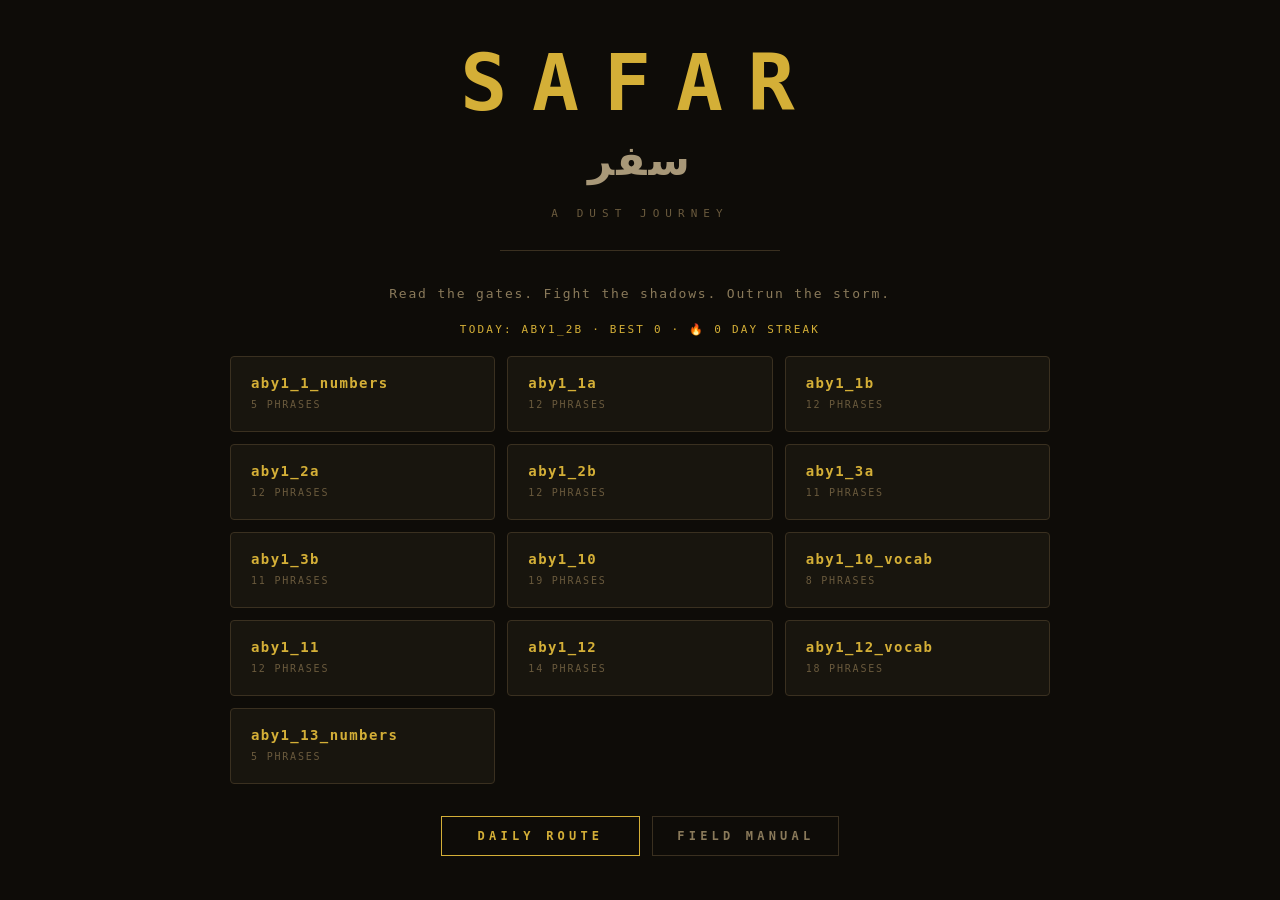
<file: demo.html>
<html lang="en">
<head>
<meta charset="UTF-8">
<meta name="viewport" content="width=device-width, initial-scale=1, maximum-scale=1, user-scalable=no, viewport-fit=cover">
<title>SAFAR · سفر</title>
<style>
  * { margin: 0; padding: 0; box-sizing: border-box; }
  html, body {
    width: 100%; height: 100%;
    background: #0e0c08;
    color: #c9b88a;
    font-family: 'Inter', system-ui, sans-serif;
    overflow: hidden;
    user-select: none;
    touch-action: none;
    overscroll-behavior: none;
    -webkit-tap-highlight-color: transparent;
  }
  #wrap { position: relative; width: 100vw; height: 100vh; overflow: hidden; }
  #game { display: block; width: 100%; height: 100%; }
  .hud { position: absolute; inset: 0; pointer-events: none; z-index: 10; }

  .hud-top {
    position: absolute; top: 0; left: 0; right: 0;
    height: 88px;
    background: linear-gradient(180deg, rgba(14,12,8,0.96) 0%, rgba(14,12,8,0.88) 65%, rgba(14,12,8,0) 100%);
    padding: 14px 28px;
    display: grid;
    grid-template-columns: 1fr 2fr 1fr;
    align-items: center;
  }

  .compass { display: flex; flex-direction: column; gap: 4px; justify-self: start; }
  .compass-label { font-size: 9px; letter-spacing: 0.42em; color: #6a5a3d; text-transform: uppercase; }
  .compass-strip {
    position: relative; width: 200px; height: 20px; overflow: hidden;
    border-top: 1px solid #3a3020; border-bottom: 1px solid #3a3020; background: #0a0906;
  }
  .compass-marks {
    position: absolute; top: 0; left: 50%; height: 100%;
    display: flex; align-items: center; gap: 24px;
    font-size: 10px; letter-spacing: 0.14em; color: #6a5a3d;
    font-family: 'JetBrains Mono', monospace; white-space: nowrap; will-change: transform;
  }
  .compass-marks .m { min-width: 24px; text-align: center; }
  .compass-marks .m.card { color: #a89878; font-weight: 700; }
  .compass-cursor {
    position: absolute; top: -3px; left: 50%; width: 2px; height: calc(100% + 6px);
    background: #d4af37; transform: translateX(-50%);
  }

  .objective { justify-self: center; text-align: center; }
  .objective .label { font-size: 9px; letter-spacing: 0.5em; color: #6a5a3d; text-transform: uppercase; margin-bottom: 4px; }
  .objective .text {
    font-size: 26px; font-weight: 600; color: #e8dfc8;
    letter-spacing: 0.02em; text-shadow: 0 1px 3px rgba(0,0,0,0.7); line-height: 1.2;
  }
  .objective .text.arabic { font-size: 30px; direction: rtl; font-weight: 700; }

  .room-info { justify-self: end; text-align: right; }
  .room-info .label { font-size: 9px; letter-spacing: 0.5em; color: #6a5a3d; text-transform: uppercase; }
  .room-info .val { font-family: 'JetBrains Mono', monospace; font-size: 22px; font-weight: 700; color: #c9b88a; letter-spacing: 0.08em; }
  .room-info .room-name { font-size: 10px; letter-spacing: 0.2em; color: #6a5a3d; margin-top: 2px; text-transform: uppercase; }
  .room-info .score { font-family: 'JetBrains Mono', monospace; font-size: 12px; letter-spacing: 0.2em; color: #d4af37; margin-top: 3px; }

  .boss-bar {
    position: absolute; top: 96px; left: 50%; transform: translateX(-50%);
    width: 60%; max-width: 520px; opacity: 0; transition: opacity 0.4s; text-align: center;
  }
  .boss-bar.show { opacity: 1; }
  .boss-bar-label { font-family: 'JetBrains Mono', monospace; font-size: 10px; letter-spacing: 0.5em; color: #b85c5c; text-transform: uppercase; margin-bottom: 6px; }
  .boss-bar-track { height: 6px; background: #1a0a0a; border: 1px solid #4a1a1a; position: relative; }
  .boss-bar-fill { height: 100%; background: linear-gradient(90deg, #6a1414, #b85c5c); transition: width 0.2s; box-shadow: 0 0 12px rgba(184,92,92,0.4); }

  .hud-bottom {
    position: absolute; bottom: 22px; left: 0; right: 0; padding: 0 28px;
    display: grid; grid-template-columns: 1fr 1fr 1fr; align-items: end;
  }
  .condition { justify-self: start; display: flex; flex-direction: column; gap: 8px; }
  .condition-row { display: flex; align-items: center; gap: 10px; }
  .condition .label { font-size: 9px; letter-spacing: 0.42em; color: #6a5a3d; text-transform: uppercase; }
  .stars { display: flex; gap: 6px; }
  .star { width: 11px; height: 11px; background: #d4af37; transform: rotate(45deg); box-shadow: 0 0 0 1px rgba(0,0,0,0.5); }
  .star.lost { background: transparent; border: 1px solid #3a3020; }

  .stamina-wrap { display: flex; flex-direction: column; gap: 4px; width: 200px; }
  .stamina-label { display: flex; justify-content: space-between; font-size: 9px; letter-spacing: 0.42em; color: #6a5a3d; text-transform: uppercase; }
  .stamina-track { height: 5px; background: #1a160f; border: 1px solid #3a3020; position: relative; }
  .stamina-fill { height: 100%; background: #a89878; transition: width 0.08s linear, background 0.15s; }
  .stamina-fill.low { background: #8a3a3a; }
  .stamina-fill.boost { background: #d4af37; }

  .abilities {
    display: flex; gap: 14px; margin-top: 8px;
    font-family: 'JetBrains Mono', monospace; font-size: 9px; letter-spacing: 0.28em;
    color: #6a5a3d; text-transform: uppercase;
  }
  .ability { display: flex; align-items: center; gap: 6px; }
  .ability .pip { width: 8px; height: 8px; background: #3a3020; transform: rotate(45deg); }
  .ability.ready .pip { background: #d4af37; }
  .ability.ready .label { color: #c9b88a; }
  .ability.shield.ready .pip { background: #7ab8c9; }
  .ability.shield.ready .label { color: #7ab8c9; }

  .status {
    justify-self: end; font-family: 'JetBrains Mono', monospace; font-size: 11px;
    letter-spacing: 0.35em; text-transform: uppercase; color: #6a5a3d; text-align: right; line-height: 1.6;
  }
  .status .sub { font-size: 9px; letter-spacing: 0.28em; color: #4a3f2a; }
  .status.ok { color: #d4af37; }
  .status.warn { color: #b85c5c; }

  .screen {
    position: absolute; inset: 0; z-index: 40;
    display: none; flex-direction: column; align-items: center; justify-content: center;
    gap: 16px; padding: 40px; text-align: center; background: #0e0c08; overflow-y: auto;
  }
  .screen.overlay { background: rgba(14,12,8,0.93); }
  .screen.show { display: flex; }

  .title-main { font-family: 'JetBrains Mono', monospace; font-size: 78px; letter-spacing: 0.32em; color: #d4af37; font-weight: 900; line-height: 1; }
  .title-ar { font-size: 42px; color: #a89878; direction: rtl; font-weight: 700; margin-top: -2px; letter-spacing: 0.05em; }
  .title-sub { font-family: 'JetBrains Mono', monospace; font-size: 11px; letter-spacing: 0.55em; color: #6a5a3d; text-transform: uppercase; margin-top: 6px; }
  .divider { width: 280px; height: 1px; background: #3a3020; margin: 14px 0; }
  .info { font-family: 'JetBrains Mono', monospace; font-size: 13px; color: #8a7a5a; letter-spacing: 0.14em; line-height: 2; max-width: 660px; }
  .info b { color: #c9b88a; font-weight: 700; }
  .daily-line { font-family: 'JetBrains Mono', monospace; font-size: 11px; letter-spacing: 0.2em; color: #d4af37; text-transform: uppercase; }

  .lesson-grid { display: grid; grid-template-columns: repeat(auto-fill, minmax(240px, 1fr)); gap: 12px; max-width: 820px; width: 100%; margin-top: 4px; }
  .lesson-card {
    background: #18150e; border: 1px solid #3a3020; border-radius: 4px; padding: 18px 20px;
    text-align: left; cursor: pointer; transition: border-color 0.15s, background 0.15s;
    font-family: 'JetBrains Mono', monospace;
  }
  .lesson-card:hover { background: #201c12; border-color: #a89878; }
  .lesson-card .name { font-size: 14px; font-weight: 700; color: #d4af37; letter-spacing: 0.1em; margin-bottom: 6px; }
  .lesson-card .meta { font-size: 10px; color: #6a5a3d; letter-spacing: 0.18em; text-transform: uppercase; line-height: 1.6; }

  .btn {
    background: transparent; border: 1px solid #6a5a3d; color: #c9b88a; padding: 12px 36px;
    font-family: 'JetBrains Mono', monospace; font-size: 12px; letter-spacing: 0.35em;
    text-transform: uppercase; cursor: pointer; transition: all 0.15s; font-weight: 700;
  }
  .btn:hover { background: #201c12; border-color: #a89878; color: #e8dfc8; }
  .btn.ghost { border-color: #3a3020; color: #8a7a5a; padding: 10px 24px; }
  .btn.gold { border-color: #d4af37; color: #d4af37; }
  .btn-row { display: flex; gap: 12px; flex-wrap: wrap; justify-content: center; }

  .mode-row { display: flex; gap: 8px; }
  .mode-row button {
    background: transparent; border: 1px solid #3a3020; color: #8a7a5a; padding: 8px 22px;
    font-family: 'JetBrains Mono', monospace; font-size: 11px; letter-spacing: 0.2em;
    text-transform: uppercase; cursor: pointer; transition: all 0.15s;
  }
  .mode-row button.active { border-color: #d4af37; color: #d4af37; background: rgba(212,175,55,0.06); }

  .stats-grid { display: grid; grid-template-columns: auto auto; gap: 8px 40px; font-family: 'JetBrains Mono', monospace; font-size: 14px; margin-top: 4px; }
  .stats-grid .k { color: #6a5a3d; text-align: right; letter-spacing: 0.2em; text-transform: uppercase; font-size: 10px; padding-top: 3px; }
  .stats-grid .v { color: #d4af37; font-weight: 700; text-align: left; }

  .end-title { font-family: 'JetBrains Mono', monospace; font-size: 52px; letter-spacing: 0.28em; color: #d4af37; font-weight: 900; }
  .end-title.warn { color: #8a3a3a; }

  .manual-wrap { max-width: 900px; width: 100%; display: grid; grid-template-columns: 1fr 1fr; gap: 28px; text-align: left; margin-top: 4px; }
  @media (max-width: 720px) { .manual-wrap { grid-template-columns: 1fr; } }
  .manual-col h3 {
    font-family: 'JetBrains Mono', monospace; font-size: 11px; letter-spacing: 0.4em; color: #d4af37;
    text-transform: uppercase; margin-bottom: 12px; padding-bottom: 6px; border-bottom: 1px solid #3a3020;
  }
  .manual-item {
    display: grid; grid-template-columns: 100px 1fr; gap: 14px; padding: 8px 0;
    font-family: 'JetBrains Mono', monospace; font-size: 12px; line-height: 1.7;
    color: #8a7a5a; letter-spacing: 0.08em; align-items: baseline;
  }
  .manual-item .key { color: #d4af37; font-weight: 700; letter-spacing: 0.15em; font-size: 11px; text-align: right; }
  .manual-item .desc b { color: #c9b88a; }

  .demo-wrap { background: #06060a; border: 1px solid #3a3020; border-radius: 4px; padding: 10px; display: flex; flex-direction: column; gap: 8px; }
  .demo-label { font-family: 'JetBrains Mono', monospace; font-size: 10px; letter-spacing: 0.35em; color: #6a5a3d; text-transform: uppercase; }
  #demoCanvas { width: 100%; height: 240px; display: block; background: #0a0806; border-radius: 2px; }
  .manual-sections { display: flex; flex-direction: column; gap: 20px; }

  .loading {
    font-family: 'JetBrains Mono', monospace; font-size: 12px;
    letter-spacing: 0.4em; color: #6a5a3d; text-transform: uppercase;
  }
  .loading .dot { animation: blink 1.2s infinite; }
  .loading .dot:nth-child(2) { animation-delay: 0.2s; }
  .loading .dot:nth-child(3) { animation-delay: 0.4s; }
  @keyframes blink { 0%, 60%, 100% { opacity: 0.2; } 30% { opacity: 1; } }
  .err-note { font-family: 'JetBrains Mono', monospace; font-size: 11px; color: #b85c5c; letter-spacing: 0.15em; line-height: 1.8; max-width: 620px; }

  /* ---------- TOUCH CONTROLS ---------- */
  .touch-controls { display: none; }
  body.touch .touch-controls {
    display: block;
    position: absolute; inset: 0;
    z-index: 20;
    pointer-events: none;
  }
  .joystick-zone {
    position: absolute;
    left: 0; bottom: 0;
    width: 46%; height: 55%;
    pointer-events: auto;
  }
  .joystick-base {
    position: absolute;
    left: 90px; bottom: 90px;
    width: 130px; height: 130px;
    border-radius: 50%;
    border: 2px solid rgba(201,184,138,0.35);
    background: radial-gradient(circle, rgba(201,184,138,0.10), rgba(14,12,8,0.35));
    touch-action: none;
  }
  .joystick-knob {
    position: absolute;
    left: 50%; top: 50%;
    width: 54px; height: 54px;
    margin: -27px 0 0 -27px;
    border-radius: 50%;
    background: rgba(212,175,55,0.85);
    box-shadow: 0 0 18px rgba(212,175,55,0.45);
    transition: transform 0.04s linear;
    will-change: transform;
  }
  .action-buttons {
    position: absolute;
    right: 32px; bottom: 44px;
    display: flex; flex-direction: column; align-items: flex-end; gap: 14px;
    pointer-events: auto;
  }
  .action-btn {
    width: 84px; height: 84px;
    border-radius: 50%;
    border: 2px solid rgba(201,184,138,0.45);
    background: rgba(14,12,8,0.55);
    color: #c9b88a;
    font-family: 'JetBrains Mono', monospace;
    font-size: 11px; letter-spacing: 0.15em;
    display: flex; align-items: center; justify-content: center;
    text-transform: uppercase;
    user-select: none;
    touch-action: none;
    transition: background 0.08s, border-color 0.08s;
  }
  .action-btn:active { background: rgba(212,175,55,0.25); border-color: #d4af37; color: #e8dfc8; }
  .action-btn.dash { border-color: rgba(212,175,55,0.7); color: #d4af37; }

  /* shrink the HUD on small screens */
  @media (max-width: 820px) {
    .hud-top { height: 66px; padding: 8px 14px; grid-template-columns: auto 1fr auto; }
    .compass-strip { width: 110px; }
    .objective .text { font-size: 18px; }
    .objective .text.arabic { font-size: 20px; }
    .room-info .val { font-size: 15px; }
    .room-info .score { font-size: 10px; }
    .hud-bottom { bottom: 12px; padding: 0 14px; }
    .stamina-wrap { width: 130px; }
    .status { font-size: 9px; letter-spacing: 0.2em; }
    .status .sub { font-size: 8px; }
    .boss-bar { width: 80%; top: 74px; }
  }

  /* encourage landscape on phones */
  .rotate-prompt {
    position: fixed; inset: 0; z-index: 100;
    display: none; align-items: center; justify-content: center;
    background: #0e0c08; color: #c9b88a;
    font-family: 'JetBrains Mono', monospace;
    font-size: 14px; letter-spacing: 0.35em; text-transform: uppercase;
    text-align: center; padding: 40px;
  }
  @media (orientation: portrait) and (max-width: 900px) {
    body.touch .rotate-prompt { display: flex; }
  }
</style>
</head>
<body>
<div id="wrap">
  <div class="rotate-prompt">↻ Rotate your device</div>

  <canvas id="game"></canvas>

  <div class="hud">
    <div class="hud-top">
      <div class="compass">
        <div class="compass-label">Heading</div>
        <div class="compass-strip">
          <div class="compass-marks" id="compassMarks"></div>
          <div class="compass-cursor"></div>
        </div>
      </div>
      <div class="objective">
        <div class="label" id="objLabel">Objective</div>
        <div class="text" id="objText">—</div>
      </div>
      <div class="room-info">
        <div class="label">Room</div>
        <div class="val" id="roomVal">1 / 5</div>
        <div class="room-name" id="roomNameEl">—</div>
        <div class="score" id="scoreEl">SCORE 0</div>
      </div>
    </div>

    <div class="boss-bar" id="bossBar">
      <div class="boss-bar-label" id="bossLabel">Boss</div>
      <div class="boss-bar-track"><div class="boss-bar-fill" id="bossFill" style="width:100%"></div></div>
    </div>

    <div class="hud-bottom">
      <div class="condition">
        <div class="condition-row">
          <div class="label">Condition</div>
          <div class="stars" id="stars"></div>
        </div>
        <div class="stamina-wrap">
          <div class="stamina-label"><span>Stamina</span><span id="dashReady">DASH ⬤</span></div>
          <div class="stamina-track"><div class="stamina-fill" id="staminaFill"></div></div>
        </div>
        <div class="abilities">
          <div class="ability" id="staffAbility"><div class="pip"></div><div class="label">J · Staff</div></div>
          <div class="ability" id="burstAbility"><div class="pip"></div><div class="label">K · Burst</div></div>
          <div class="ability shield" id="shieldAbility"><div class="pip"></div><div class="label">Shield</div></div>
        </div>
      </div>
      <div></div>
      <div class="status" id="statusEl">
        Awaiting orders
        <div class="sub">WASD · SHIFT sprint · SPACE dash · J staff · K burst</div>
      </div>
    </div>
  </div>

  <!-- HOME -->
  <div class="screen show" id="homeScreen">
    <div class="title-main">SAFAR</div>
    <div class="title-ar">سفر</div>
    <div class="title-sub">A Dust Journey</div>
    <div class="divider"></div>
    <div class="info">Read the gates. Fight the shadows. Outrun the storm.</div>
    <div class="daily-line" id="dailyLine"></div>
    <div class="lesson-grid" id="lessonGrid"></div>
    <div class="loading" id="loadingLine" style="display:none;">
      Loading routes<span class="dot">.</span><span class="dot">.</span><span class="dot">.</span>
    </div>
    <div class="err-note" id="errNote" style="display:none;"></div>
    <div class="btn-row" style="margin-top:16px;">
      <button class="btn gold" id="dailyBtn">Daily Route</button>
      <button class="btn ghost" id="openManualBtn">Field Manual</button>
    </div>
  </div>

  <!-- MANUAL -->
  <div class="screen" id="manualScreen">
    <div class="title-main" style="font-size:44px;">FIELD MANUAL</div>
    <div class="title-sub">Read this before you deploy</div>
    <div class="divider"></div>
    <div class="manual-wrap">
      <div class="manual-sections">
        <div class="manual-col">
          <h3>Movement</h3>
          <div class="manual-item"><span class="key">WASD / ↑←↓→</span><span class="desc">Walk in any direction.</span></div>
          <div class="manual-item"><span class="key">SHIFT</span><span class="desc">Hold to <b>sprint</b>. Drains stamina.</span></div>
          <div class="manual-item"><span class="key">SPACE</span><span class="desc">Tap to <b>dash</b>. Costs 34 stamina.</span></div>
          <div class="manual-item"><span class="key">TOUCH</span><span class="desc">Left thumb <b>joystick</b>. Push far to sprint.</span></div>
        </div>
        <div class="manual-col">
          <h3>Combat</h3>
          <div class="manual-item"><span class="key">J / LMB</span><span class="desc"><b>Staff swing</b> — short arc in front.</span></div>
          <div class="manual-item"><span class="key">K / RMB</span><span class="desc"><b>Light burst</b> — radial wave. Costs 40 stamina.</span></div>
          <div class="manual-item"><span class="key">TOUCH</span><span class="desc">Right thumb buttons: <b>DASH · STAFF · BURST</b>.</span></div>
        </div>
        <div class="manual-col">
          <h3>The Room</h3>
          <div class="manual-item"><span class="key">GATES</span><span class="desc">Doors on the right. Step into the one matching the target.</span></div>
          <div class="manual-item"><span class="key">ORBS</span><span class="desc"><b>Drifters</b> chase. <b>Chargers</b> lunge. <b>Splitters</b> divide.</span></div>
          <div class="manual-item"><span class="key">WORD ORBS</span><span class="desc">Some orbs carry a word. Slay a <b>decoy</b> for bonus points. Slay the <b>true</b> one for a shield.</span></div>
          <div class="manual-item"><span class="key">COMBO</span><span class="desc">Chain correct gates for a multiplier. Mistakes and hits break it.</span></div>
          <div class="manual-item"><span class="key">BOONS</span><span class="desc">Pick an upgrade after every room.</span></div>
          <div class="manual-item"><span class="key">BOSS</span><span class="desc">Room 5. Armoured, throws bolts, lunges. Then press on, if you dare.</span></div>
          <div class="manual-item"><span class="key">STORM</span><span class="desc">Creeps from the left. Catch it, run over.</span></div>
        </div>
      </div>
      <div class="demo-wrap">
        <div class="demo-label">▶ Live Demo</div>
        <canvas id="demoCanvas" width="800" height="480"></canvas>
      </div>
    </div>
    <div class="btn-row" style="margin-top:16px;">
      <button class="btn" id="closeManualBtn">Got it</button>
    </div>
  </div>

  <!-- BRIEFING -->
  <div class="screen" id="briefScreen">
    <div class="title-main" style="font-size:48px;" id="briefTitle">ABY 1-1</div>
    <div class="title-sub" id="briefSub">—</div>
    <div class="divider"></div>
    <div class="mode-row" id="modeRow">
      <button data-mode="en-ar" class="active">English → Arabic</button>
      <button data-mode="ar-en">Arabic → English</button>
    </div>
    <div class="mode-row" id="voiceRow">
      <button data-voice="1" class="active">Voice On</button>
      <button data-voice="0">Voice Off</button>
    </div>
    <div class="info" style="margin-top:12px;" id="briefInfo">
      5 rooms. Read fast, fight hard. The boss waits in the dark.
    </div>
    <div class="btn-row">
      <button class="btn ghost" id="backHomeBtn">Back</button>
      <button class="btn" id="startBtn">Deploy</button>
    </div>
  </div>

  <!-- UPGRADE -->
  <div class="screen overlay" id="upgradeScreen">
    <div class="title-main" style="font-size:36px;">CHOOSE A BOON</div>
    <div class="title-sub">The road rewards the swift</div>
    <div class="divider"></div>
    <div class="lesson-grid" id="upgradeGrid"></div>
  </div>

  <!-- CHOICE AFTER BOSS -->
  <div class="screen overlay" id="chooseScreen">
    <div class="title-main" style="font-size:36px;">THE THRONE HAS FALLEN</div>
    <div class="title-sub">Ascend now, or press deeper into the dust</div>
    <div class="divider"></div>
    <div class="info">Endless mode: faster storms, more shadows, a harder throne every 5 rooms. Your score keeps climbing.</div>
    <div class="btn-row">
      <button class="btn ghost" id="claimBtn">Claim Victory</button>
      <button class="btn gold" id="pressOnBtn">Press On · Endless</button>
    </div>
  </div>

  <!-- END -->
  <div class="screen" id="endScreen">
    <div class="end-title" id="endTitle">JOURNEY ENDED</div>
    <div class="title-sub" id="endSub">—</div>
    <div class="divider"></div>
    <div class="stats-grid">
      <div class="k">Score</div><div class="v" id="endScore">0</div>
      <div class="k">Best combo</div><div class="v" id="endCombo">x1</div>
      <div class="k">Correct</div><div class="v" id="endCorrect">0</div>
      <div class="k">Wrong</div><div class="v" id="endWrong">0</div>
      <div class="k">Orbs slain</div><div class="v" id="endKills">0</div>
      <div class="k">Boss</div><div class="v" id="endBoss">—</div>
      <div class="k">Time</div><div class="v" id="endTime">0:00</div>
      <div class="k">Rooms</div><div class="v" id="endRooms">0/5</div>
    </div>
    <div class="btn-row" style="margin-top:16px;">
      <button class="btn ghost" id="endBackBtn">Routes</button>
      <button class="btn" id="againBtn">Again</button>
    </div>
  </div>

  <!-- TOUCH CONTROLS (only shown on touch devices) -->
  <div class="touch-controls" id="touchControls">
    <div class="joystick-zone" id="joyZone">
      <div class="joystick-base" id="joyBase">
        <div class="joystick-knob" id="joyKnob"></div>
      </div>
    </div>
    <div class="action-buttons">
      <div class="action-btn dash"  data-action="dash">DASH</div>
      <div class="action-btn"       data-action="staff">STAFF</div>
      <div class="action-btn"       data-action="burst">BURST</div>
    </div>
  </div>
</div>

<script>
// ============================================================
//  STORAGE  (stats / misses / daily only — routes come from files)
// ============================================================
const STAT_KEY = 'safar_stats_v3';
const MISS_KEY = 'safar_misses_v1';
const DAILY_KEY = 'safar_daily_v1';

function loadStats() { try { return JSON.parse(localStorage.getItem(STAT_KEY) || '{}'); } catch (_) { return {}; } }
function saveStats(s) { localStorage.setItem(STAT_KEY, JSON.stringify(s)); }
function loadMisses() { try { return JSON.parse(localStorage.getItem(MISS_KEY) || '{}'); } catch (_) { return {}; } }
function saveMisses() { try { localStorage.setItem(MISS_KEY, JSON.stringify(G.misses)); } catch (_) {} }
function loadDaily() { try { return JSON.parse(localStorage.getItem(DAILY_KEY) || '{}'); } catch (_) { return {}; } }
function saveDaily(d) { try { localStorage.setItem(DAILY_KEY, JSON.stringify(d)); } catch (_) {} }

// ============================================================
//  LESSONS  (loaded from lessons/ folder)
// ============================================================
const LESSONS_DIR = 'lessons/';
const AUDIO_DIR = 'audio/';
const USE_TTS_FALLBACK = false;

let LESSONS = {};

function resolveAudioPath(au) {
  if (!au) return null;
  const s = String(au).trim();
  if (!s) return null;
  if (/^(https?:|data:|blob:)/i.test(s)) return s;
  if (s.startsWith('/')) return s;
  if (s.includes('/')) return s;
  return AUDIO_DIR + s;
}

function defaults() {
  return {
    "ABY 1-1": [
      { ar: "السَّلَامُ عَلَيْكُمْ", en: "Peace be upon you" },
      { ar: "كَيْفَ حَالُكَ", en: "How are you?" },
      { ar: "أَنَا بِخَيْرٍ", en: "I am fine" },
      { ar: "مَا اسْمُكَ", en: "What is your name?" },
      { ar: "اِسْمِي مُحَمَّد", en: "My name is Muhammad" },
      { ar: "مِنْ أَيْنَ أَنْتَ", en: "Where are you from?" },
      { ar: "أَنَا مِنْ مِصْر", en: "I am from Egypt" },
      { ar: "هَذَا كِتَاب", en: "This is a book" },
    ]
  };
}

async function loadLessons() {
  const out = {};
  const errNote = document.getElementById('errNote');
  let manifestOk = false;

  try {
    const res = await fetch(LESSONS_DIR + 'manifest.json', { cache: 'no-store' });
    if (!res.ok) throw new Error('manifest HTTP ' + res.status);
    const data = await res.json();
    const entries = Array.isArray(data) ? data : (data.lessons || data.routes || []);
    manifestOk = true;

    for (const entry of entries) {
      const file = typeof entry === 'string' ? entry : entry.file;
      if (!file) continue;
      const name = (typeof entry === 'object' && entry.name)
        ? entry.name
        : file.replace(/\.json$/i, '');
      try {
        const r = await fetch(LESSONS_DIR + encodeURI(file), { cache: 'no-store' });
        if (!r.ok) throw new Error('HTTP ' + r.status);
        const ld = await r.json();
        const phrases = Array.isArray(ld) ? ld : (ld.phrases || ld.items || []);
        const cleaned = phrases
          .map(p => ({ ar: p.ar || '', en: p.en || '', au: p.au || p.audio || '' }))
          .filter(p => p.ar && p.en);
        if (cleaned.length >= 5) out[name] = cleaned;
        else console.warn('SAFAR: skipping', file, '— need at least 5 valid phrases');
      } catch (e) {
        console.warn('SAFAR: could not load lesson file', file, e);
      }
    }
  } catch (e) {
    console.warn('SAFAR: could not read lessons/manifest.json', e);
  }

  if (!Object.keys(out).length) {
    if (manifestOk) {
      errNote.style.display = 'block';
      errNote.textContent = 'No valid lessons found in lessons/. Falling back to built-in route.';
    } else {
      errNote.style.display = 'block';
      errNote.textContent = 'Could not read lessons/manifest.json — serve this page over http:// (not file://) and make sure the lessons/ folder exists. Falling back to built-in route.';
    }
    return defaults();
  }
  return out;
}

// ============================================================
//  UTILITIES
// ============================================================
function dayNum() {
  const d = new Date();
  return Math.floor((d.getTime() - d.getTimezoneOffset() * 60000) / 86400000);
}
function mulberry32(a) {
  return function () {
    a |= 0; a = a + 0x6D2B79F5 | 0;
    let t = Math.imul(a ^ a >>> 15, 1 | a);
    t = t + Math.imul(t ^ t >>> 7, 61 | t) ^ t;
    return ((t ^ t >>> 14) >>> 0) / 4294967296;
  };
}
function shuffle(arr, rng) {
  const a = arr.slice();
  for (let i = a.length - 1; i > 0; i--) {
    const j = Math.floor(rng() * (i + 1));
    [a[i], a[j]] = [a[j], a[i]];
  }
  return a;
}

// ============================================================
//  SETUP
// ============================================================
const canvas = document.getElementById('game');
const ctx = canvas.getContext('2d');
let DPR = Math.min(window.devicePixelRatio || 1, 2);
function resize() {
  const w = window.innerWidth, h = window.innerHeight;
  canvas.width = w * DPR; canvas.height = h * DPR;
  canvas.style.width = w + 'px'; canvas.style.height = h + 'px';
  ctx.setTransform(DPR, 0, 0, DPR, 0, 0);
}
window.addEventListener('resize', resize); resize();

const $ = id => document.getElementById(id);
const compassMarks = $('compassMarks');
const objLabel = $('objLabel');
const objText = $('objText');
const roomVal = $('roomVal');
const roomNameEl = $('roomNameEl');
const scoreEl = $('scoreEl');
const starsEl = $('stars');
const statusEl = $('statusEl');
const staminaFill = $('staminaFill');
const dashReady = $('dashReady');
const bossBar = $('bossBar');
const bossFill = $('bossFill');
const bossLabel = $('bossLabel');
const staffAbility = $('staffAbility');
const burstAbility = $('burstAbility');
const shieldAbility = $('shieldAbility');

const homeScreen = $('homeScreen');
const manualScreen = $('manualScreen');
const briefScreen = $('briefScreen');
const endScreen = $('endScreen');
const upgradeScreen = $('upgradeScreen');
const chooseScreen = $('chooseScreen');
const lessonGrid = $('lessonGrid');
const briefTitle = $('briefTitle');
const briefSub = $('briefSub');
const modeRow = $('modeRow');
const voiceRow = $('voiceRow');

// ============================================================
//  PALETTE
// ============================================================
const COL = {
  void: '#0e0c08', floor: '#18150e', floorDark: '#12100a',
  sand: '#1f1a10', rock: '#2a2418', rockHi: '#3d3524',
  border: '#3a3020', borderBr: '#6a5a3d',
  khaki: '#8a7a5a', khakiBr: '#c9b88a',
  text: '#e8dfc8', gold: '#d4af37',
  danger: '#8a3a3a', shield: '#7ab8c9',
  orb: '#1a0810', orbRing: '#5a2a3a', orbEye: '#d46a4a',
  charger: '#2a1a08', chargerRing: '#7a4a1a', chargerEye: '#f5a04a',
  splitter: '#1a0820', splitterRing: '#5a2a6a', splitterEye: '#b86ae0',
  boss: '#3a0808', bossRing: '#8a2020', bossEye: '#f5a04a',
  projectile: '#6a1414',
  storm: '#1a1408', stormEdge: '#8a6a3d',
};

// ============================================================
//  AUDIO
// ============================================================
let ac = null;
let masterGain = null;
function initAudio() {
  if (ac) return;
  try {
    ac = new (window.AudioContext || window.webkitAudioContext)();
    masterGain = ac.createGain();
    masterGain.gain.value = 0.5;
    masterGain.connect(ac.destination);
  } catch (_) {}
}
function tone({ freq = 440, dur = 0.1, vol = 0.06, type = 'sine', slideTo = null, delay = 0 }) {
  if (!ac || !masterGain) return;
  const t0 = ac.currentTime + delay;
  const osc = ac.createOscillator();
  const g = ac.createGain();
  osc.type = type;
  osc.frequency.setValueAtTime(freq, t0);
  if (slideTo) osc.frequency.exponentialRampToValueAtTime(Math.max(20, slideTo), t0 + dur);
  g.gain.setValueAtTime(0.0001, t0);
  g.gain.exponentialRampToValueAtTime(vol, t0 + 0.008);
  g.gain.exponentialRampToValueAtTime(0.0001, t0 + dur);
  osc.connect(g).connect(masterGain);
  osc.start(t0);
  osc.stop(t0 + dur + 0.05);
}
function noise({ dur = 0.1, vol = 0.04, lowpass = 2000 }) {
  if (!ac || !masterGain) return;
  const t0 = ac.currentTime;
  const bufSize = ac.sampleRate * dur;
  const buf = ac.createBuffer(1, bufSize, ac.sampleRate);
  const d = buf.getChannelData(0);
  for (let i = 0; i < bufSize; i++) d[i] = (Math.random() * 2 - 1) * Math.pow(1 - i / bufSize, 2);
  const src = ac.createBufferSource();
  src.buffer = buf;
  const filter = ac.createBiquadFilter();
  filter.type = 'lowpass'; filter.frequency.value = lowpass;
  const g = ac.createGain(); g.gain.value = vol;
  src.connect(filter).connect(g).connect(masterGain);
  src.start(t0);
}

const S = {
  footstep: () => noise({ dur: 0.06, vol: 0.02, lowpass: 400 }),
  staff: () => { tone({ freq: 900, slideTo: 200, dur: 0.14, vol: 0.055, type: 'sawtooth' }); noise({ dur: 0.08, vol: 0.025 }); },
  burst: () => {
    tone({ freq: 220, slideTo: 1400, dur: 0.35, vol: 0.07 });
    tone({ freq: 440, slideTo: 1760, dur: 0.3, vol: 0.045, type: 'triangle', delay: 0.02 });
  },
  hit: () => tone({ freq: 220, slideTo: 120, dur: 0.1, vol: 0.08, type: 'square' }),
  orbDeath: () => { tone({ freq: 400, slideTo: 80, dur: 0.22, vol: 0.07, type: 'square' }); noise({ dur: 0.15, vol: 0.035 }); },
  orbSpawn: () => { tone({ freq: 120, slideTo: 320, dur: 0.22, vol: 0.055, type: 'triangle' }); noise({ dur: 0.14, vol: 0.02, lowpass: 900 }); },
  bossHit: () => { tone({ freq: 100, slideTo: 40, dur: 0.25, vol: 0.1, type: 'sawtooth' }); noise({ dur: 0.2, vol: 0.05 }); },
  bossLunge: () => tone({ freq: 180, slideTo: 60, dur: 0.3, vol: 0.09, type: 'sawtooth' }),
  bossDeath: () => {
    for (let i = 0; i < 6; i++) tone({ freq: 200 - i * 25, dur: 0.4, vol: 0.09, type: 'sawtooth', delay: i * 0.12 });
    noise({ dur: 1.2, vol: 0.06, lowpass: 400 });
  },
  correct: (combo = 0) => {
    const m = 1 + Math.min(combo, 10) * 0.06;
    tone({ freq: 523 * m, dur: 0.12, vol: 0.06 });
    tone({ freq: 784 * m, dur: 0.18, vol: 0.05, delay: 0.08 });
  },
  wrong: () => tone({ freq: 140, slideTo: 60, dur: 0.28, vol: 0.09, type: 'sawtooth' }),
  lantern: () => { tone({ freq: 880, dur: 0.1, vol: 0.05 }); tone({ freq: 1320, dur: 0.18, vol: 0.04, delay: 0.08 }); },
  hound: () => tone({ freq: 90, slideTo: 60, dur: 0.18, vol: 0.06, type: 'sawtooth' }),
  roomEnter: () => { tone({ freq: 220, dur: 0.35, vol: 0.07, type: 'triangle' }); noise({ dur: 0.4, vol: 0.025, lowpass: 500 }); },
  death: () => { for (let i = 0; i < 7; i++) tone({ freq: 400 - i * 50, dur: 0.18, vol: 0.07, type: 'sawtooth', delay: i * 0.08 }); },
  victory: () => [523, 659, 784, 1047].forEach((f, i) => tone({ freq: f, dur: 0.22, vol: 0.07, delay: i * 0.1 })),
  projectile: () => tone({ freq: 1200, slideTo: 300, dur: 0.14, vol: 0.045, type: 'sawtooth' }),
  starLoss: () => { tone({ freq: 200, slideTo: 90, dur: 0.3, vol: 0.09, type: 'sawtooth' }); noise({ dur: 0.2, vol: 0.04 }); },
  heartbeat: (v = 0.1) => {
    tone({ freq: 62, slideTo: 38, dur: 0.12, vol: v, type: 'sine' });
    tone({ freq: 58, slideTo: 36, dur: 0.14, vol: v * 0.8, type: 'sine', delay: 0.15 });
  },
  boon: () => [440, 660, 880].forEach((f, i) => tone({ freq: f, dur: 0.16, vol: 0.05, type: 'triangle', delay: i * 0.07 })),
  shieldUp: () => { tone({ freq: 660, slideTo: 1320, dur: 0.25, vol: 0.06, type: 'triangle' }); },
  shieldBreak: () => { tone({ freq: 900, slideTo: 200, dur: 0.22, vol: 0.07, type: 'square' }); noise({ dur: 0.18, vol: 0.04 }); },
};

// ------------------------------------------------------------
//  Phrase audio playback (real files, not TTS)
// ------------------------------------------------------------
let curAudio = null;
const audioCache = new Map();

function getAudioEl(path) {
  let a = audioCache.get(path);
  if (!a) {
    a = new Audio(path);
    a.preload = 'auto';
    a.crossOrigin = 'anonymous';
    audioCache.set(path, a);
  }
  return a;
}

function preloadLessonAudio(items) {
  if (!items) return;
  for (const it of items) {
    const path = resolveAudioPath(it && it.au);
    if (!path || audioCache.has(path)) continue;
    getAudioEl(path);
  }
}

function ttsFallback(text) {
  if (!('speechSynthesis' in window)) return;
  try {
    const u = new SpeechSynthesisUtterance(text);
    u.lang = 'ar-SA'; u.rate = 0.85;
    speechSynthesis.speak(u);
  } catch (_) {}
}

function speakAr(item) {
  if (!G.voice || !item) return;

  if (curAudio) {
    try { curAudio.pause(); curAudio.currentTime = 0; } catch (_) {}
    curAudio = null;
  }
  if ('speechSynthesis' in window) speechSynthesis.cancel();

  const path = resolveAudioPath(item.au);
  if (!path) {
    if (USE_TTS_FALLBACK) ttsFallback(item.ar);
    return;
  }

  const a = getAudioEl(path);
  try { a.currentTime = 0; } catch (_) {}
  curAudio = a;
  const p = a.play();
  if (p && p.catch) {
    p.catch(err => {
      console.warn('SAFAR: audio failed for', path, err);
      if (USE_TTS_FALLBACK) ttsFallback(item.ar);
    });
  }
}

// ============================================================
//  STATE
// ============================================================
const G = {
  running: false, paused: false, pausedMs: 0, pauseStart: 0,
  routes: {},
  stats: loadStats(),
  misses: loadMisses(),
  currentName: '',
  currentLesson: [],
  mode: 'en-ar',
  voice: true,
  daily: false,
  endless: false,
  rng: Math.random,
  roomIdx: 0, rooms: [], roomsCleared: 0, stars: 3,
  player: null, gates: [], obstacles: [], pickups: [],
  orbs: [], projectiles: [], dust: [], footprints: [],
  particles: [], rings: [], floatingText: [], boss: null,
  stormX: 0, stormSpeed: 0,
  targetGate: null, targetShownAt: 0,
  bounds: { l: 0, t: 0, r: 0, b: 0 },
  correct: 0, wrong: 0, kills: 0, bossDefeated: false, startTime: 0,
  score: 0, combo: 0, bestCombo: 0,
  shield: false,
  up: { speed: 1, regen: 1, range: 1, burstCd: 1, storm: 1 },
  tension: 0, heartTimer: 0,
  stamina: 100, maxStamina: 100,
  dashCooldownUntil: 0, dashUntil: 0, dashing: false,
  stunUntil: 0, invulnUntil: 0,
  staffCooldownUntil: 0, burstCooldownUntil: 0,
  flashUntil: 0, flashColor: COL.text, flashAlpha: 0,
  statusText: 'Awaiting orders',
  statusSub: 'WASD · SHIFT sprint · SPACE dash · J staff · K burst',
  statusClass: '', statusUntil: 0,
  keys: {}, lastTime: 0,
  shakeUntil: 0, shakeMag: 0, hitstopUntil: 0,
  footstepTimer: 0,
};

// ============================================================
//  HELPERS
// ============================================================
const rand = (a, b) => a + Math.random() * (b - a);
const clamp = (v, a, b) => Math.max(a, Math.min(b, v));
const dist = (ax, ay, bx, by) => Math.hypot(ax - bx, ay - by);
const nowMs = () => performance.now();
const comboMult = () => 1 + Math.min(4, Math.floor(G.combo / 3));

function setStatus(text, sub, cls = '', ms = 0) {
  G.statusText = text;
  G.statusSub = sub || G.statusSub;
  G.statusClass = cls;
  G.statusUntil = ms ? nowMs() + ms : 0;
}
function flash(color, alpha = 0.15, ms = 150) { G.flashUntil = nowMs() + ms; G.flashColor = color; G.flashAlpha = alpha; }
function shake(mag, ms = 250) { G.shakeUntil = nowMs() + ms; G.shakeMag = mag; }
function hitstop(ms = 60) { G.hitstopUntil = nowMs() + ms; }
function spawnParticles(x, y, color, count, power = 1) {
  for (let i = 0; i < count; i++) {
    const a = Math.random() * Math.PI * 2;
    const s = rand(80, 340) * power;
    G.particles.push({ x, y, vx: Math.cos(a) * s, vy: Math.sin(a) * s - 40, life: rand(0.4, 0.9), max: 0.7, color, size: rand(2, 4.5) });
  }
}
function spawnRing(x, y, color, maxR = 140, dur = 0.45) { G.rings.push({ x, y, r: 8, maxR, life: dur, max: dur, color }); }
function spawnFloatText(x, y, text, color, life = 1.0, size = 26) {
  G.floatingText.push({ x, y, text, color, life, max: life, vy: -70, size });
}
function pauseOn() { if (!G.paused) { G.paused = true; G.pauseStart = nowMs(); } }
function pauseOff() { if (G.paused) { G.paused = false; G.pausedMs += nowMs() - G.pauseStart; } }

// ============================================================
//  ROOM CONFIG
// ============================================================
const ROOM_NAMES = ['The Dust Road', 'The Old Well', 'Broken Ruins', 'The Long Passage', 'The Shadow Throne'];
const ROOM_GATE_COUNT = [3, 4, 4, 5, 4];
const ROOM_STORM_SPEED = [14, 17, 20, 23, 0];
const ROOM_OBSTACLE_COUNT = [4, 6, 7, 5, 3];
const ROOM_ORB_CONFIG = [
  [{ type: 'drifter', count: 2 }],
  [{ type: 'drifter', count: 2 }, { type: 'charger', count: 1 }],
  [{ type: 'drifter', count: 2 }, { type: 'charger', count: 2 }, { type: 'splitter', count: 1 }],
  [{ type: 'drifter', count: 3 }, { type: 'charger', count: 2 }, { type: 'splitter', count: 1 }],
  [{ type: 'drifter', count: 2 }],
];
const ORB_RESPAWN_MS = 2000;

function makeRoom(i) {
  const lesson = G.currentLesson;
  const rng = G.rng;

  const weighted = [];
  for (const it of lesson) {
    const copies = G.daily ? 1 : 1 + Math.min(3, G.misses[it.ar] || 0);
    for (let c = 0; c < copies; c++) weighted.push(it);
  }
  const shuffled = shuffle(weighted, rng);

  let count, storm, obs, orbCfg, isBoss, bossHp = 6, name;
  if (i < 5) {
    count = ROOM_GATE_COUNT[i]; storm = ROOM_STORM_SPEED[i];
    obs = ROOM_OBSTACLE_COUNT[i]; orbCfg = ROOM_ORB_CONFIG[i];
    isBoss = i === 4; name = ROOM_NAMES[i];
  } else {
    const k = i - 4;
    isBoss = (i + 1) % 5 === 0;
    if (isBoss) {
      count = 4; storm = 0; obs = 3;
      orbCfg = [{ type: 'drifter', count: Math.min(4, 2 + Math.floor(k / 5)) }];
      bossHp = 6 + Math.floor((i - 4) / 5) * 3;
      name = 'Shadow Throne ×' + Math.floor((i + 1) / 5);
    } else {
      count = 3 + (i % 3);
      storm = Math.min(42, 23 + k * 2.2);
      obs = 4 + (i % 4);
      orbCfg = [
        { type: 'drifter', count: Math.min(5, 2 + Math.floor(k / 2)) },
        { type: 'charger', count: Math.min(4, 1 + Math.floor(k / 2)) },
        { type: 'splitter', count: Math.min(3, Math.floor((k + 1) / 2)) },
      ].filter(c => c.count > 0);
      name = 'Endless ' + (i + 1);
    }
  }

  const gates = [];
  const usedAr = new Set();
  let cursor = 0;
  while (gates.length < count) {
    const item = shuffled[cursor % shuffled.length];
    cursor++;
    if (usedAr.has(item.ar)) {
      if (cursor > shuffled.length * 4) break;
      continue;
    }
    usedAr.add(item.ar);
    gates.push(item);
  }
  return { gates, stormSpeed: storm, obstacleCount: obs, orbConfig: orbCfg, isBoss, bossHp, name };
}

function buildRun() {
  G.rng = G.daily ? mulberry32(dayNum() * 7919 + 13) : Math.random;
  const rooms = [];
  for (let i = 0; i < 5; i++) rooms.push(makeRoom(i));
  return rooms;
}

// ============================================================
//  ROOM SPAWN
// ============================================================
function enterRoom(idx) {
  while (G.rooms.length <= idx) G.rooms.push(makeRoom(G.rooms.length));
  const w = window.innerWidth, h = window.innerHeight;
  G.bounds = { l: 60, t: 118, r: w - 60, b: h - 78 };
  const room = G.rooms[idx];
  const { l, t, r, b } = G.bounds;

  G.player = { x: l + 90, y: (t + b) / 2, vx: 0, vy: 0, angle: 0, radius: 14, walkPhase: 0 };
  G.stamina = G.maxStamina;
  G.dashing = false; G.dashUntil = 0; G.dashCooldownUntil = 0;
  G.stunUntil = 0; G.invulnUntil = 0;
  G.staffCooldownUntil = 0; G.burstCooldownUntil = 0;
  G.tension = 0; G.heartTimer = 0;

  const gateX = r - 55;
  const count = room.gates.length;
  const margin = 46;
  const usable = (b - t) - margin * 2;
  const spacing = count > 1 ? usable / (count - 1) : 0;
  const startY = t + margin;

  G.gates = room.gates.map((item, i) => ({
    x: gateX, y: startY + i * spacing, w: 60, h: 100,
    item, done: false, isTarget: false, wobble: 0, correctFlashUntil: 0,
  }));

  G.obstacles = [];
  let tries = 0;
  while (G.obstacles.length < room.obstacleCount && tries < 200) {
    tries++;
    const ox = rand(l + 140, r - 180);
    const oy = rand(t + 40, b - 40);
    const oradius = rand(22, 42);
    if (dist(ox, oy, G.player.x, G.player.y) < oradius + 90) continue;
    let blocked = false;
    for (const g of G.gates) if (dist(ox, oy, g.x, g.y) < oradius + 90) { blocked = true; break; }
    if (blocked) continue;
    for (const o of G.obstacles) if (dist(ox, oy, o.x, o.y) < oradius + o.r + 20) { blocked = true; break; }
    if (blocked) continue;
    G.obstacles.push({ x: ox, y: oy, r: oradius, variant: Math.floor(Math.random() * 3) });
  }

  G.pickups = [];
  const pickupCount = 1 + Math.floor(Math.random() * 2);
  tries = 0;
  while (G.pickups.length < pickupCount && tries < 100) {
    tries++;
    const px = rand(l + 180, r - 240);
    const py = rand(t + 40, b - 40);
    if (dist(px, py, G.player.x, G.player.y) < 120) continue;
    let blocked = false;
    for (const o of G.obstacles) if (dist(px, py, o.x, o.y) < o.r + 30) { blocked = true; break; }
    for (const g of G.gates) if (dist(px, py, g.x, g.y) < 80) { blocked = true; break; }
    if (blocked) continue;
    G.pickups.push({ x: px, y: py, r: 12, collected: false, bob: Math.random() * Math.PI * 2 });
  }

  G.orbs = [];
  G.boss = null;
  for (const config of room.orbConfig) {
    for (let i = 0; i < config.count; i++) spawnOrb(config.type, idx);
  }
  let carried = 0;
  const maxCarry = idx === 0 ? 1 : 2;
  for (const o of G.orbs) {
    if (o.type === 'drifter' && carried < maxCarry) { o.carry = true; carried++; }
  }
  if (room.isBoss) spawnBoss(room.bossHp);

  G.stormX = l - 260;
  G.stormSpeed = room.stormSpeed;
  G.projectiles = [];

  G.dust = [];
  for (let i = 0; i < 70; i++) {
    G.dust.push({ x: rand(l, r), y: rand(t, b), vx: rand(-10, 30), vy: rand(-8, 8), size: rand(0.8, 2.2), alpha: rand(0.15, 0.5) });
  }
  G.footprints = []; G.particles = []; G.rings = []; G.floatingText = [];

  pickTarget();
  roomVal.textContent = `${idx + 1} / ${G.endless ? '∞' : G.rooms.length}`;
  roomNameEl.textContent = room.name;
  updateStars();
  bossBar.classList.toggle('show', room.isBoss);
  if (room.isBoss) {
    bossLabel.textContent = room.name.toUpperCase();
    bossFill.style.width = '100%';
  }
  S.roomEnter();
  setStatus(room.name, 'Read the target. Fight if you must.', '', 2500);
}

let orbIdSeq = 0;

function randomOrbPos(radius, minPlayerDist = 240) {
  const { l, t, r, b } = G.bounds;
  const p = G.player;
  let x = l + (r - l) * 0.5;
  let y = (t + b) / 2;
  for (let i = 0; i < 60; i++) {
    x = rand(l + (r - l) * 0.5, r - 100);
    y = rand(t + 60, b - 60);
    if (p && dist(x, y, p.x, p.y) < minPlayerDist) continue;
    let blocked = false;
    for (const o of G.obstacles) {
      if (dist(x, y, o.x, o.y) < o.r + radius + 14) { blocked = true; break; }
    }
    if (blocked) continue;
    return { x, y };
  }
  return { x, y };
}

function spawnOrb(type, idx) {
  const k = Math.min(idx, 12);
  const stats = {
    drifter:  { r: 17, hp: 1, speed: 78 + k * 6, color: COL.orb,      ring: COL.orbRing,      eye: COL.orbEye,      eyes: 1 },
    charger:  { r: 14, hp: 1, speed: 90,          color: COL.charger,  ring: COL.chargerRing,  eye: COL.chargerEye,  eyes: 2 },
    splitter: { r: 22, hp: 2, speed: 58 + k * 4,  color: COL.splitter, ring: COL.splitterRing, eye: COL.splitterEye, eyes: 3 },
  }[type];

  const { x, y } = randomOrbPos(stats.r, 240);

  G.orbs.push({
    id: ++orbIdSeq,
    type, x, y, vx: 0, vy: 0,
    r: stats.r, hp: stats.hp, maxHp: stats.hp, speed: stats.speed,
    color: stats.color, ring: stats.ring, eye: stats.eye, eyes: stats.eyes,
    dead: false, stunUntil: 0, hitFlashUntil: 0,
    bob: Math.random() * Math.PI * 2,
    chargeState: 'idle', chargeAt: 0, chargeVx: 0, chargeVy: 0,
    splitDone: false, spawnFlash: 1,
    respawnAt: 0, noRespawn: false, parent: 0,
    carry: false, wordItem: null, wordTrue: false,
  });
}

function spawnBoss(hp = 6) {
  const { l, t, r, b } = G.bounds;
  const x = l + (r - l) * 0.7;
  const y = (t + b) / 2;
  G.boss = {
    x, y, vx: 0, vy: 0, r: 44, hp, maxHp: hp, speed: 48,
    stunUntil: 0, hitFlashUntil: 0,
    nextAction: nowMs() + 3000, spawnFlash: 1, bob: 0, dead: false,
  };
}

function assignOrbWord(o) {
  const tg = G.targetGate;
  if (!o.carry || !tg) { o.wordItem = null; o.wordTrue = false; return; }
  const others = G.currentLesson.filter(x => x.ar !== tg.item.ar);
  if (Math.random() < 0.4 || !others.length) { o.wordItem = tg.item; o.wordTrue = true; }
  else { o.wordItem = others[Math.floor(Math.random() * others.length)]; o.wordTrue = false; }
}
function assignOrbWords() { for (const o of G.orbs) assignOrbWord(o); }

function pickTarget() {
  const available = G.gates.filter(g => !g.done);
  if (!available.length) { G.targetGate = null; assignOrbWords(); return; }
  const g = available[Math.floor(Math.random() * available.length)];
  for (const x of G.gates) x.isTarget = false;
  g.isTarget = true;
  G.targetGate = g;
  G.targetShownAt = nowMs();
  objLabel.textContent = 'Find';
  if (G.mode === 'en-ar') {
    objText.textContent = g.item.en;
    objText.classList.remove('arabic');
  } else {
    objText.textContent = g.item.ar;
    objText.classList.add('arabic');
  }
  assignOrbWords();
}

function updateStars() {
  let html = '';
  for (let i = 0; i < 3; i++) html += `<div class="star ${i < G.stars ? '' : 'lost'}"></div>`;
  starsEl.innerHTML = html;
}

// ============================================================
//  BOONS
// ============================================================
const UPGRADES = [
  { n: 'Swift Sandals',  d: '+15% move speed',               f: () => { G.up.speed *= 1.15; } },
  { n: 'Deep Lungs',     d: '+25 max stamina, faster regen', f: () => { G.maxStamina += 25; G.up.regen *= 1.25; } },
  { n: 'Long Staff',     d: '+30% staff reach',              f: () => { G.up.range *= 1.3; } },
  { n: 'Quick Light',    d: 'Burst cooldown -35%',           f: () => { G.up.burstCd *= 0.65; } },
  { n: 'Storm Ward',     d: 'Storm moves 25% slower',        f: () => { G.up.storm *= 0.75; } },
  { n: 'Lantern Heart',  d: 'Restore 1 condition',           f: () => { G.stars = Math.min(3, G.stars + 1); updateStars(); }, ok: () => G.stars < 3 },
  { n: 'Veil of Dust',   d: 'Gain a shield for the next hit', f: () => { G.shield = true; S.shieldUp(); } },
];

function offerUpgrade(done) {
  pauseOn();
  const grid = $('upgradeGrid'); grid.innerHTML = '';
  const pool = UPGRADES.filter(u => !u.ok || u.ok());
  shuffle(pool, Math.random).slice(0, 3).forEach(u => {
    const c = document.createElement('div');
    c.className = 'lesson-card';
    c.innerHTML = `<div class="name">${u.n}</div><div class="meta">${u.d}</div>`;
    c.onclick = () => {
      u.f();
      S.boon();
      upgradeScreen.classList.remove('show');
      pauseOff();
      done();
    };
    grid.appendChild(c);
  });
  upgradeScreen.classList.add('show');
}

function offerChoice() {
  pauseOn();
  chooseScreen.classList.add('show');
}

// ============================================================
//  PLAYER
// ============================================================
const PLAYER_WALK = 200, PLAYER_SPRINT = 320, PLAYER_ACCEL = 2000, PLAYER_FRICTION = 15;
const DASH_SPEED = 720, DASH_DURATION = 150, DASH_COOLDOWN = 1200, DASH_COST = 34;
const SPRINT_DRAIN = 42, STAMINA_REGEN = 22;
const STAFF_COOLDOWN = 400, STAFF_ACTIVE = 200, STAFF_RANGE = 72, STAFF_ARC = Math.PI * 0.72;
const BURST_COOLDOWN = 3000, BURST_COST = 40, BURST_RADIUS = 170;

function absorbHit() {
  if (!G.shield) return false;
  G.shield = false;
  const p = G.player;
  S.shieldBreak();
  if (p) { spawnRing(p.x, p.y, COL.shield, 70, 0.4); spawnParticles(p.x, p.y, COL.shield, 18, 1); }
  flash(COL.shield, 0.2, 200);
  setStatus('Shield broke', '', 'ok', 900);
  return true;
}

function updatePlayer(dt) {
  const p = G.player;
  if (!p) return;
  const now = nowMs();
  const stunned = now < G.stunUntil;
  const dashing = G.dashing && now < G.dashUntil;
  const K = G.keys;

  let ax = 0, ay = 0;
  if (!stunned && !dashing) {
    if (K.up)    ay -= 1;
    if (K.down)  ay += 1;
    if (K.left)  ax -= 1;
    if (K.right) ax += 1;
  }
  const len = Math.hypot(ax, ay);
  const sprinting = K.sprint && G.stamina > 5 && len > 0 && !dashing && !stunned;

  if (len > 0) {
    ax /= len; ay /= len;
    p.angle = Math.atan2(ay, ax);
    p.vx += ax * PLAYER_ACCEL * dt;
    p.vy += ay * PLAYER_ACCEL * dt;
  }
  p.vx -= p.vx * PLAYER_FRICTION * dt;
  p.vy -= p.vy * PLAYER_FRICTION * dt;

  const baseSpeed = dashing ? DASH_SPEED : (sprinting ? PLAYER_SPRINT : PLAYER_WALK);
  const maxSpeed = baseSpeed * (dashing ? 1 : G.up.speed);
  const sp = Math.hypot(p.vx, p.vy);
  if (sp > maxSpeed) {
    p.vx = p.vx / sp * maxSpeed;
    p.vy = p.vy / sp * maxSpeed;
  }

  if (dashing) {}
  else if (sprinting) G.stamina = Math.max(0, G.stamina - SPRINT_DRAIN * dt);
  else G.stamina = Math.min(G.maxStamina, G.stamina + STAMINA_REGEN * G.up.regen * dt);

  const prevX = p.x, prevY = p.y;
  p.x += p.vx * dt;
  p.y += p.vy * dt;

  const { l, t, r, b } = G.bounds;
  p.x = clamp(p.x, l + p.radius, r - p.radius);
  p.y = clamp(p.y, t + p.radius, b - p.radius);

  for (const o of G.obstacles) {
    const d = dist(p.x, p.y, o.x, o.y);
    const min = p.radius + o.r;
    if (d < min && d > 0.001) {
      const overlap = min - d;
      const nx = (p.x - o.x) / d, ny = (p.y - o.y) / d;
      p.x += nx * overlap; p.y += ny * overlap;
      const vn = p.vx * nx + p.vy * ny;
      if (vn < 0) { p.vx -= vn * nx; p.vy -= vn * ny; }
    }
  }

  if (sp > 25) p.walkPhase += dt * sp * 0.045;
  else p.walkPhase *= 0.88;

  const moved = dist(p.x, p.y, prevX, prevY);
  if (moved > 1.2) {
    G.footstepTimer -= dt;
    if (G.footstepTimer <= 0 && sp > 60) {
      S.footstep();
      G.footstepTimer = sp > 250 ? 0.22 : 0.32;
    }
    const lastPrint = G.footprints[G.footprints.length - 1];
    if (!lastPrint || dist(p.x, p.y, lastPrint.x, lastPrint.y) > 26) {
      G.footprints.push({ x: p.x, y: p.y, angle: p.angle, life: 4.0, max: 4.0 });
      if (G.footprints.length > 80) G.footprints.shift();
    }
  }

  if (p.x < G.stormX + p.radius) { playerCaught(); return; }

  for (const pk of G.pickups) {
    if (pk.collected) continue;
    if (dist(p.x, p.y, pk.x, pk.y) < p.radius + pk.r) {
      pk.collected = true;
      G.stamina = Math.min(G.maxStamina, G.stamina + 40);
      G.stormX = Math.max(G.bounds.l - 260, G.stormX - 90);
      S.lantern();
      flash(COL.gold, 0.20, 180);
      shake(6, 150);
      setStatus('Lantern found', 'Storm pushed back', 'ok', 1400);
    }
  }

  for (const g of G.gates) {
    if (g.done) continue;
    const d = dist(p.x, p.y, g.x, g.y);
    if (d < g.w * 0.48) {
      if (g.isTarget) gateCorrect(g);
      else gateWrong(g);
      break;
    }
  }
}

function tryDash() {
  const now = nowMs();
  if (now < G.dashCooldownUntil) return;
  if (G.stamina < DASH_COST) return;
  if (now < G.stunUntil) return;
  const p = G.player;
  if (!p) return;
  G.dashing = true;
  G.dashUntil = now + DASH_DURATION;
  G.dashCooldownUntil = now + DASH_COOLDOWN;
  G.stamina = Math.max(0, G.stamina - DASH_COST);
  const sp = Math.hypot(p.vx, p.vy);
  let dx, dy;
  if (sp > 30) { dx = p.vx / sp; dy = p.vy / sp; }
  else { dx = Math.cos(p.angle); dy = Math.sin(p.angle); }
  p.vx = dx * DASH_SPEED; p.vy = dy * DASH_SPEED;
  for (let i = 0; i < 6; i++) {
    G.footprints.push({ x: p.x + rand(-3, 3), y: p.y + rand(-3, 3), angle: p.angle, life: 1.2, max: 1.2 });
  }
  flash(COL.khakiBr, 0.08, 100);
}

function tryStaff() {
  const now = nowMs();
  if (now < G.staffCooldownUntil) return;
  if (now < G.stunUntil) return;
  const p = G.player;
  if (!p) return;
  G.staffCooldownUntil = now + STAFF_COOLDOWN;
  p.staffUntil = now + STAFF_ACTIVE;
  S.staff();

  const reach = STAFF_RANGE * G.up.range + p.radius;
  const arc = STAFF_ARC;

  const inArc = (ex, ey, er) => {
    const d = dist(p.x, p.y, ex, ey);
    if (d > reach + er) return false;
    let diff = Math.atan2(ey - p.y, ex - p.x) - p.angle;
    while (diff > Math.PI) diff -= Math.PI * 2;
    while (diff < -Math.PI) diff += Math.PI * 2;
    return Math.abs(diff) < arc / 2;
  };

  for (const o of G.orbs) if (!o.dead && inArc(o.x, o.y, o.r)) damageOrb(o, 1, 320);
  if (G.boss && !G.boss.dead && inArc(G.boss.x, G.boss.y, G.boss.r)) damageBoss(1);
}

function tryBurst() {
  const now = nowMs();
  if (now < G.burstCooldownUntil) return;
  if (G.stamina < BURST_COST) { S.wrong(); return; }
  if (now < G.stunUntil) return;
  const p = G.player;
  if (!p) return;
  G.burstCooldownUntil = now + BURST_COOLDOWN * G.up.burstCd;
  G.stamina = Math.max(0, G.stamina - BURST_COST);
  S.burst();
  flash(COL.gold, 0.30, 260);
  shake(14, 280);
  spawnRing(p.x, p.y, COL.gold, BURST_RADIUS, 0.5);
  spawnRing(p.x, p.y, COL.khakiBr, BURST_RADIUS * 0.7, 0.4);
  spawnParticles(p.x, p.y, COL.gold, 28, 1.4);
  spawnParticles(p.x, p.y, COL.khakiBr, 20, 1.0);

  for (const o of G.orbs) if (!o.dead && dist(p.x, p.y, o.x, o.y) < BURST_RADIUS + o.r) damageOrb(o, 2, 520);
  if (G.boss && !G.boss.dead && dist(p.x, p.y, G.boss.x, G.boss.y) < BURST_RADIUS + G.boss.r) {
    damageBoss(2);
    const d = dist(p.x, p.y, G.boss.x, G.boss.y) || 1;
    G.boss.vx = (G.boss.x - p.x) / d * 300;
    G.boss.vy = (G.boss.y - p.y) / d * 300;
    G.boss.stunUntil = now + 500;
  }
  for (const pr of G.projectiles) if (dist(p.x, p.y, pr.x, pr.y) < BURST_RADIUS) pr.life = 0;
  G.stormX = Math.max(G.bounds.l - 260, G.stormX - 40);
}

function damageOrb(o, dmg, knockback) {
  o.hp -= dmg;
  o.hitFlashUntil = nowMs() + 200;
  if (o.hp <= 0) {
    o.dead = true;
    G.kills++;
    G.score += 10 * comboMult();
    if (!o.noRespawn) o.respawnAt = nowMs() + ORB_RESPAWN_MS;
    S.orbDeath();
    spawnParticles(o.x, o.y, COL.gold, 22, 1.2);
    spawnRing(o.x, o.y, COL.gold, 90, 0.35);
    shake(7, 160);
    hitstop(55);

    if (o.wordItem) {
      if (o.wordTrue) {
        G.shield = true;
        S.shieldUp();
        spawnFloatText(o.x, o.y - 30, 'SHIELD', COL.shield, 1.2, 22);
        spawnRing(o.x, o.y, COL.shield, 110, 0.5);
      } else {
        const bonus = 150 * comboMult();
        G.score += bonus;
        spawnFloatText(o.x, o.y - 30, 'DECOY +' + bonus, COL.gold, 1.2, 22);
      }
      o.wordItem = null;
    }

    if (o.type === 'splitter' && !o.splitDone) {
      o.splitDone = true;
      for (let i = 0; i < 2; i++) {
        const a = Math.random() * Math.PI * 2;
        spawnSplitChild(o.x + Math.cos(a) * 24, o.y + Math.sin(a) * 24, o.id);
      }
    }
    if (Math.random() < 0.3) {
      G.pickups.push({ x: o.x, y: o.y, r: 12, collected: false, bob: 0 });
    }
  } else {
    S.hit();
    const d = dist(o.x, o.y, G.player.x, G.player.y) || 1;
    o.vx = (o.x - G.player.x) / d * knockback;
    o.vy = (o.y - G.player.y) / d * knockback;
    o.stunUntil = nowMs() + 300;
    hitstop(45);
    shake(5, 120);
    spawnParticles(o.x, o.y, o.eye, 10, 0.8);
  }
}

function respawnOrb(o) {
  if (o.type === 'splitter') {
    for (const c of G.orbs) {
      if (c.parent === o.id && !c.dead) {
        c.dead = true; c.noRespawn = true; c.respawnAt = 0;
        spawnParticles(c.x, c.y, c.ring, 8, 0.6);
      }
    }
  }
  const { x, y } = randomOrbPos(o.r, 280);
  o.x = x; o.y = y;
  o.vx = 0; o.vy = 0;
  o.hp = o.maxHp;
  o.dead = false;
  o.respawnAt = 0;
  o.hitFlashUntil = 0;
  o.spawnFlash = 1;
  o.stunUntil = nowMs() + 200;
  o.bob = Math.random() * Math.PI * 2;
  o.chargeState = 'idle';
  o.chargeAt = nowMs();
  o.chargeVx = 0; o.chargeVy = 0;
  o.splitDone = false;
  assignOrbWord(o);

  spawnRing(o.x, o.y, o.ring, 80, 0.4);
  spawnParticles(o.x, o.y, o.ring, 12, 0.8);
  S.orbSpawn();
}

function spawnSplitChild(x, y, parentId) {
  G.orbs.push({
    id: ++orbIdSeq,
    parent: parentId || 0,
    noRespawn: true,
    type: 'drifter', x, y, vx: 0, vy: 0,
    r: 12, hp: 1, maxHp: 1, speed: 85,
    color: COL.splitter, ring: COL.splitterRing, eye: COL.splitterEye, eyes: 1,
    dead: false, stunUntil: 0, hitFlashUntil: 0,
    bob: Math.random() * Math.PI * 2,
    chargeState: 'idle', chargeAt: 0, chargeVx: 0, chargeVy: 0,
    splitDone: false, spawnFlash: 1,
    respawnAt: 0,
    carry: false, wordItem: null, wordTrue: false,
  });
}

function damageBoss(dmg) {
  if (!G.boss || G.boss.dead) return;
  G.boss.hp -= dmg;
  G.boss.hitFlashUntil = nowMs() + 250;
  bossFill.style.width = Math.max(0, G.boss.hp / G.boss.maxHp * 100) + '%';
  S.bossHit();
  shake(18, 300);
  hitstop(80);
  spawnParticles(G.boss.x, G.boss.y, COL.bossEye, 20, 1.2);
  spawnRing(G.boss.x, G.boss.y, COL.bossRing, 120, 0.4);
  if (G.boss.hp <= 0) {
    G.boss.dead = true;
    G.bossDefeated = true;
    G.score += 1000;
    spawnFloatText(G.boss.x, G.boss.y - 60, '+1000', COL.gold, 1.6, 32);
    S.bossDeath();
    shake(30, 800);
    flash(COL.bossRing, 0.5, 500);
    spawnParticles(G.boss.x, G.boss.y, COL.bossEye, 60, 2.0);
    spawnParticles(G.boss.x, G.boss.y, COL.gold, 40, 1.5);
    spawnRing(G.boss.x, G.boss.y, COL.gold, 300, 0.9);
    spawnRing(G.boss.x, G.boss.y, COL.bossRing, 400, 1.1);
    for (let i = 0; i < 3; i++) {
      const a = Math.random() * Math.PI * 2;
      G.pickups.push({ x: G.boss.x + Math.cos(a) * 60, y: G.boss.y + Math.sin(a) * 60, r: 12, collected: false, bob: 0 });
    }
    setStatus('The throne falls', 'Clear the gates to ascend', 'ok', 3000);
  }
}

// ============================================================
//  ORB AI
// ============================================================
function updateOrbs(dt) {
  const p = G.player;
  if (!p) return;
  const now = nowMs();

  for (const o of G.orbs) {
    if (o.dead) {
      if (o.respawnAt && now >= o.respawnAt) respawnOrb(o);
      continue;
    }
    o.spawnFlash = Math.max(0, o.spawnFlash - dt * 2);

    if (now < o.stunUntil) {
      o.x += o.vx * dt; o.y += o.vy * dt;
      o.vx *= 0.88; o.vy *= 0.88;
    } else {
      const dx = p.x - o.x, dy = p.y - o.y;
      const d = Math.hypot(dx, dy) || 1;

      if (o.type === 'charger') {
        if (o.chargeState === 'idle') {
          if (now > o.chargeAt + 1200) { o.chargeState = 'windup'; o.chargeAt = now; }
          o.x += dx / d * 25 * dt;
          o.y += dy / d * 25 * dt;
        } else if (o.chargeState === 'windup') {
          if (now > o.chargeAt + 400) {
            o.chargeState = 'charge'; o.chargeAt = now;
            o.chargeVx = dx / d * 460; o.chargeVy = dy / d * 460;
          }
        } else if (o.chargeState === 'charge') {
          o.x += o.chargeVx * dt; o.y += o.chargeVy * dt;
          if (now > o.chargeAt + 400) { o.chargeState = 'idle'; o.chargeAt = now; o.chargeVx = 0; o.chargeVy = 0; }
        }
      } else {
        o.x += dx / d * o.speed * dt;
        o.y += dy / d * o.speed * dt;
      }
    }

    for (const other of G.orbs) {
      if (other === o || other.dead) continue;
      const ddx = o.x - other.x, ddy = o.y - other.y;
      const dd = Math.hypot(ddx, ddy) || 1;
      const min = o.r + other.r + 6;
      if (dd < min) {
        const push = (min - dd) * 0.5;
        o.x += ddx / dd * push; o.y += ddy / dd * push;
      }
    }

    o.x = clamp(o.x, G.bounds.l + o.r, G.bounds.r - o.r);
    o.y = clamp(o.y, G.bounds.t + o.r, G.bounds.b - o.r);

    const pd = dist(p.x, p.y, o.x, o.y);
    if (pd < p.radius + o.r && now >= G.invulnUntil) {
      const nx = (p.x - o.x) / (pd || 1), ny = (p.y - o.y) / (pd || 1);
      if (absorbHit()) {
        G.invulnUntil = now + 900;
        o.stunUntil = now + 600;
        o.vx = -nx * 260; o.vy = -ny * 260;
      } else {
        p.vx += nx * 340; p.vy += ny * 340;
        G.stunUntil = now + 700;
        G.invulnUntil = now + 1400;
        o.stunUntil = now + 600;
        o.vx = -nx * 180; o.vy = -ny * 180;
        G.stamina = Math.max(0, G.stamina - 25);
        G.combo = 0;
        S.hound();
        flash(COL.orbRing, 0.22, 200);
        shake(14, 260);
        setStatus('Orb!', 'Pull back', 'warn', 900);
      }
    }
  }
}

// ============================================================
//  BOSS AI
// ============================================================
function updateBoss(dt) {
  if (!G.boss || G.boss.dead) return;
  const b = G.boss, p = G.player;
  if (!p) return;
  const now = nowMs();
  b.spawnFlash = Math.max(0, b.spawnFlash - dt * 2);
  b.bob += dt * 3;

  if (now < b.stunUntil) {
    b.x += b.vx * dt; b.y += b.vy * dt;
    b.vx *= 0.9; b.vy *= 0.9;
  } else {
    if (now > b.nextAction) {
      b.nextAction = now + 2500 + Math.random() * 1200;
      if (Math.random() < 0.5) {
        const dx = p.x - b.x, dy = p.y - b.y;
        const d = Math.hypot(dx, dy) || 1;
        b.vx = dx / d * 480; b.vy = dy / d * 480;
        b.stunUntil = now + 350;
        S.bossLunge();
      } else {
        const dx = p.x - b.x, dy = p.y - b.y;
        const baseAngle = Math.atan2(dy, dx);
        for (let i = -1; i <= 1; i++) {
          const a = baseAngle + i * 0.25;
          G.projectiles.push({ x: b.x, y: b.y, vx: Math.cos(a) * 240, vy: Math.sin(a) * 240, r: 8, life: 3, max: 3 });
        }
        S.projectile();
      }
    }
    const dx = p.x - b.x, dy = p.y - b.y;
    const d = Math.hypot(dx, dy) || 1;
    b.x += dx / d * b.speed * dt;
    b.y += dy / d * b.speed * dt;
  }

  b.x = clamp(b.x, G.bounds.l + b.r, G.bounds.r - b.r);
  b.y = clamp(b.y, G.bounds.t + b.r, G.bounds.b - b.r);

  const pd = dist(p.x, p.y, b.x, b.y);
  if (pd < p.radius + b.r && now >= G.invulnUntil) {
    const nx = (p.x - b.x) / (pd || 1), ny = (p.y - b.y) / (pd || 1);
    if (absorbHit()) {
      p.vx += nx * 300; p.vy += ny * 300;
      G.invulnUntil = now + 1000;
    } else {
      p.vx += nx * 500; p.vy += ny * 500;
      G.stunUntil = now + 900;
      G.invulnUntil = now + 1600;
      G.stamina = Math.max(0, G.stamina - 40);
      G.combo = 0;
      S.bossHit();
      flash(COL.bossRing, 0.32, 260);
      shake(22, 400);
      setStatus('Struck by the throne', '', 'warn', 1200);
    }
  }
}

// ============================================================
//  PROJECTILES / STORM / TENSION
// ============================================================
function updateProjectiles(dt) {
  const p = G.player;
  const now = nowMs();
  for (const pr of G.projectiles) {
    pr.life -= dt;
    pr.x += pr.vx * dt; pr.y += pr.vy * dt;
    if (pr.life <= 0) continue;
    if (p) {
      const d = dist(p.x, p.y, pr.x, pr.y);
      if (d < p.radius + pr.r) {
        pr.life = 0;
        if (now >= G.invulnUntil) {
          if (absorbHit()) {
            G.invulnUntil = now + 800;
          } else {
            G.stars--;
            G.combo = 0;
            updateStars();
            S.starLoss();
            flash(COL.bossRing, 0.35, 260);
            shake(20, 350);
            G.invulnUntil = now + 1400;
            spawnParticles(p.x, p.y, COL.bossRing, 20, 1.2);
            setStatus('Bolt strikes', '', 'warn', 1200);
            if (G.stars <= 0) endRun(false);
          }
        }
      }
    }
    if (pr.x < G.bounds.l || pr.x > G.bounds.r || pr.y < G.bounds.t || pr.y > G.bounds.b) pr.life = 0;
  }
  G.projectiles = G.projectiles.filter(pr => pr.life > 0);
}

function updateStorm(dt) {
  if (G.stormSpeed === 0) return;
  G.stormX += G.stormSpeed * G.up.storm * dt;
}

function updateTension(dt) {
  const p = G.player;
  if (!p || G.stormSpeed === 0) { G.tension = 0; return; }
  const gap = p.x - p.radius - G.stormX;
  const t = clamp(1 - gap / 120, 0, 1);
  G.tension = t;
  if (t > 0) {
    G.heartTimer -= dt;
    if (G.heartTimer <= 0) {
      S.heartbeat(0.05 + 0.08 * t);
      G.heartTimer = 1.0 - 0.6 * t;
    }
  } else {
    G.heartTimer = 0;
  }
}

function checkRoomClear() {
  if (!G.gates.length) return;
  if (!G.gates.every(g => g.done)) return;
  if (G.boss && !G.boss.dead) return;
  const p = G.player;
  if (p.x > G.bounds.r - 35) {
    G.roomsCleared++; G.roomIdx++;
    G.score += 500;
    spawnFloatText(p.x - 60, p.y - 40, 'ROOM +500', COL.gold, 1.2, 22);
    if (!G.endless && G.roomIdx >= G.rooms.length) {
      if (G.daily) endRun(true);
      else offerChoice();
    } else {
      offerUpgrade(() => enterRoom(G.roomIdx));
    }
  }
}

function gateCorrect(g) {
  g.done = true;
  g.correctFlashUntil = nowMs() + 600;
  G.correct++;
  G.combo++; G.bestCombo = Math.max(G.bestCombo, G.combo);
  const speedBonus = Math.max(0, 100 - Math.floor((nowMs() - G.targetShownAt) / 100));
  const pts = (100 + speedBonus) * comboMult();
  G.score += pts;
  spawnFloatText(g.x - 60, g.y - 70, '+' + pts, COL.gold);
  if (G.combo >= 3) spawnFloatText(G.player.x, G.player.y - 40, 'x' + comboMult() + ' COMBO', COL.khakiBr, 1.0, 20);
  if (G.misses[g.item.ar]) { G.misses[g.item.ar]--; if (G.misses[g.item.ar] <= 0) delete G.misses[g.item.ar]; saveMisses(); }
  S.correct(G.combo);
  speakAr(g.item);
  flash(COL.gold, 0.18, 180);
  shake(7, 180);
  spawnParticles(g.x, g.y, COL.gold, 20, 1.2);
  setStatus('Correct', 'Continue east', 'ok', 1500);
  const p = G.player;
  p.vx = 0; p.vy = 0;
  if (G.gates.filter(x => !x.done).length > 0) pickTarget();
  else { G.targetGate = null; assignOrbWords(); }
}

function gateWrong(g) {
  g.wobble = 1;
  G.wrong++;
  G.combo = 0;
  const tgt = G.targetGate && G.targetGate.item;
  if (tgt) { G.misses[tgt.ar] = (G.misses[tgt.ar] || 0) + 1; saveMisses(); }
  const meaning = G.mode === 'en-ar' ? g.item.en : g.item.ar;
  spawnFloatText(g.x - 80, g.y - 80, 'THAT WAS: ' + meaning, COL.khakiBr, 2.4, 16);
  S.wrong();
  flash(COL.danger, 0.32, 220);
  shake(16, 300);
  const p = G.player;
  p.vx = -260; p.vy = 0;
  p.x = G.bounds.l + 90;
  p.y = clamp(p.y, G.bounds.t + 40, G.bounds.b - 40);
  if (absorbHit()) {
    setStatus('Shield took it', 'Fall back', 'ok', 1400);
    return;
  }
  G.stars--;
  updateStars();
  setStatus('Wrong gate', 'Fall back', 'warn', 1400);
  if (G.stars <= 0) endRun(false);
}

function playerCaught() {
  G.stars = 0;
  updateStars();
  setStatus('The storm', '', 'warn', 1500);
  flash(COL.danger, 0.42, 320);
  shake(24, 400);
  endRun(false);
}

// ============================================================
//  DRAW
// ============================================================
function drawFloor() {
  const { l, t, r, b } = G.bounds;
  ctx.fillStyle = COL.floor;
  ctx.fillRect(l, t, r - l, b - t);
  ctx.fillStyle = COL.sand;
  for (let i = 0; i < 6; i++) {
    const px = l + ((i * 137) % (r - l));
    const py = t + ((i * 271) % (b - t));
    ctx.globalAlpha = 0.35;
    ctx.fillRect(px, py, 80 + ((i * 53) % 120), 60 + ((i * 91) % 100));
  }
  ctx.globalAlpha = 1;
  ctx.fillStyle = 'rgba(138, 122, 90, 0.08)';
  const step = 44;
  for (let x = l + step; x < r; x += step)
    for (let y = t + step; y < b; y += step) ctx.fillRect(x, y, 1, 1);
  ctx.strokeStyle = COL.border;
  ctx.lineWidth = 1;
  ctx.strokeRect(l + 0.5, t + 0.5, r - l - 1, b - t - 1);
}

function drawFootprints() {
  for (const f of G.footprints) {
    const a = Math.max(0, f.life / f.max) * 0.35;
    ctx.save();
    ctx.globalAlpha = a;
    ctx.translate(f.x, f.y);
    ctx.rotate(f.angle);
    ctx.fillStyle = '#0a0806';
    ctx.fillRect(-4, -2, 8, 4);
    ctx.restore();
  }
}

function drawObstacles() {
  for (const o of G.obstacles) {
    ctx.fillStyle = 'rgba(0,0,0,0.45)';
    ctx.beginPath();
    ctx.ellipse(o.x + 2, o.y + 4, o.r, o.r * 0.55, 0, 0, Math.PI * 2);
    ctx.fill();
    ctx.fillStyle = COL.rock;
    ctx.beginPath(); ctx.arc(o.x, o.y, o.r, 0, Math.PI * 2); ctx.fill();
    ctx.strokeStyle = COL.rockHi; ctx.lineWidth = 2;
    ctx.beginPath();
    ctx.arc(o.x, o.y, o.r - 3, Math.PI * 0.75, Math.PI * 1.35);
    ctx.stroke();
    if (o.variant === 0) {
      ctx.fillStyle = COL.floor;
      ctx.beginPath();
      ctx.arc(o.x - o.r * 0.3, o.y - o.r * 0.2, o.r * 0.18, 0, Math.PI * 2);
      ctx.fill();
    } else if (o.variant === 1) {
      ctx.strokeStyle = 'rgba(0,0,0,0.4)'; ctx.lineWidth = 1;
      ctx.beginPath();
      ctx.arc(o.x, o.y, o.r * 0.55, Math.PI * 1.1, Math.PI * 1.6);
      ctx.stroke();
    } else {
      ctx.fillStyle = COL.rockHi;
      ctx.fillRect(o.x - 3, o.y - o.r * 0.4, 6, 6);
    }
  }
}

function drawPickups() {
  const t = performance.now() / 1000;
  for (const pk of G.pickups) {
    if (pk.collected) continue;
    const bob = Math.sin(t * 2.2 + pk.bob) * 3;
    ctx.save();
    ctx.globalAlpha = 0.18 + 0.08 * Math.sin(t * 3 + pk.bob);
    ctx.fillStyle = COL.gold;
    ctx.beginPath(); ctx.arc(pk.x, pk.y + bob, 24, 0, Math.PI * 2); ctx.fill();
    ctx.restore();
    ctx.fillStyle = COL.gold;
    ctx.beginPath(); ctx.arc(pk.x, pk.y + bob, 10, 0, Math.PI * 2); ctx.fill();
    ctx.fillStyle = COL.void;
    ctx.beginPath(); ctx.arc(pk.x, pk.y + bob, 5, 0, Math.PI * 2); ctx.fill();
    ctx.fillStyle = COL.text;
    ctx.beginPath(); ctx.arc(pk.x, pk.y + bob, 2.5, 0, Math.PI * 2); ctx.fill();
  }
}

function drawStorm() {
  const { l, t, r, b } = G.bounds;
  const sx = G.stormX;
  if (sx < l) return;
  ctx.fillStyle = COL.storm;
  ctx.fillRect(l, t, Math.min(sx - l, r - l), b - t);
  if (sx > l && sx < r) {
    ctx.strokeStyle = COL.stormEdge; ctx.lineWidth = 2;
    ctx.beginPath(); ctx.moveTo(sx + 0.5, t); ctx.lineTo(sx + 0.5, b); ctx.stroke();
    const grd = ctx.createLinearGradient(sx, 0, sx + 90, 0);
    grd.addColorStop(0, 'rgba(26, 20, 8, 0.85)');
    grd.addColorStop(1, 'rgba(26, 20, 8, 0)');
    ctx.fillStyle = grd;
    ctx.fillRect(sx, t, 90, b - t);
  }
}

function drawGates() {
  const p = G.player;
  const t = performance.now();
  for (const g of G.gates) {
    let wobbleOff = 0;
    if (g.wobble > 0) {
      wobbleOff = Math.sin(t * 0.08) * g.wobble * 6;
      g.wobble = Math.max(0, g.wobble - 0.03);
    }
    const x = g.x - g.w / 2 + wobbleOff;
    const y = g.y - g.h / 2;
    ctx.fillStyle = 'rgba(0,0,0,0.5)';
    ctx.fillRect(x + 3, y + 4, g.w, g.h);
    ctx.fillStyle = g.done ? COL.floorDark : COL.sand;
    ctx.fillRect(x, y, g.w, g.h);
    ctx.beginPath();
    ctx.moveTo(x, y + 20);
    ctx.quadraticCurveTo(x + g.w / 2, y - 14, x + g.w, y + 20);
    ctx.lineTo(x + g.w, y + 6); ctx.lineTo(x, y + 6);
    ctx.closePath();
    ctx.fillStyle = g.done ? COL.floorDark : COL.sand;
    ctx.fill();
    ctx.strokeStyle = g.done ? COL.border : COL.borderBr;
    ctx.lineWidth = 2;
    ctx.strokeRect(x + 0.5, y + 0.5, g.w - 1, g.h - 1);
    ctx.beginPath();
    ctx.moveTo(x, y + 20);
    ctx.quadraticCurveTo(x + g.w / 2, y - 14, x + g.w, y + 20);
    ctx.stroke();
    ctx.fillStyle = g.done ? COL.border : COL.khaki;
    ctx.beginPath(); ctx.arc(x + g.w - 12, y + g.h / 2, 3, 0, Math.PI * 2); ctx.fill();
    if (g.done) {
      ctx.fillStyle = COL.gold;
      ctx.fillRect(x + 4, y + g.h / 2 - 1, g.w - 8, 2);
    }
    if (t < g.correctFlashUntil) {
      ctx.save();
      ctx.globalAlpha = (g.correctFlashUntil - t) / 600 * 0.6;
      ctx.fillStyle = COL.gold;
      ctx.fillRect(x, y, g.w, g.h);
      ctx.restore();
    }
    const d = p ? dist(p.x, p.y, g.x, g.y) : 9999;
    const revealDist = 300;
    let alpha = 1;
    if (d > revealDist) alpha = clamp(1 - (d - revealDist) / 240, 0, 1);
    alpha = clamp(alpha + 0.2, 0, 1);
    if (g.done) alpha *= 0.25;

    ctx.save();
    ctx.globalAlpha = alpha;
    ctx.textAlign = 'center';
    ctx.textBaseline = 'bottom';
    let label = (G.mode === 'en-ar') ? g.item.ar : g.item.en;
    if (G.mode === 'en-ar') {
      ctx.direction = 'rtl';
      ctx.font = '700 20px "Inter", system-ui, sans-serif';
    } else {
      ctx.direction = 'ltr';
      ctx.font = '600 17px "Inter", system-ui, sans-serif';
    }
    const measured = ctx.measureText(label).width + 16;
    ctx.fillStyle = 'rgba(14,12,8,0.85)';
    ctx.fillRect(g.x - measured / 2, y - 32, measured, 22);
    ctx.fillStyle = COL.khakiBr;
    ctx.fillText(label, g.x, y - 14);
    ctx.restore();
  }

  if (G.gates.every(g => g.done) && (!G.boss || G.boss.dead)) {
    const { r, t, b } = G.bounds;
    const pulse = 0.55 + Math.sin(performance.now() / 400) * 0.35;
    ctx.save();
    ctx.globalAlpha = pulse;
    ctx.fillStyle = COL.gold;
    const cy = (t + b) / 2;
    ctx.beginPath();
    ctx.moveTo(r - 25, cy - 22);
    ctx.lineTo(r - 5, cy);
    ctx.lineTo(r - 25, cy + 22);
    ctx.lineTo(r - 25, cy + 10);
    ctx.lineTo(r - 40, cy + 10);
    ctx.lineTo(r - 40, cy - 10);
    ctx.lineTo(r - 25, cy - 10);
    ctx.closePath();
    ctx.fill();
    ctx.restore();
  }
}

function drawOrbs() {
  const now = nowMs();
  const t = performance.now() / 1000;
  for (const o of G.orbs) {
    if (o.dead) continue;
    const bob = Math.sin(t * 2.5 + o.bob) * 2;
    if (o.spawnFlash > 0) {
      ctx.save();
      ctx.globalAlpha = 0.6 * o.spawnFlash;
      ctx.strokeStyle = o.ring; ctx.lineWidth = 2;
      ctx.beginPath();
      ctx.arc(o.x, o.y + bob, o.r + 12 * (1 - o.spawnFlash), 0, Math.PI * 2);
      ctx.stroke();
      ctx.restore();
    }
    const hitFlash = o.hitFlashUntil > now;
    const baseColor = hitFlash ? '#ffffff' : o.color;
    ctx.fillStyle = 'rgba(0,0,0,0.55)';
    ctx.beginPath();
    ctx.ellipse(o.x + 2, o.y + o.r * 0.6, o.r * 0.9, o.r * 0.4, 0, 0, Math.PI * 2);
    ctx.fill();
    ctx.fillStyle = baseColor;
    ctx.beginPath(); ctx.arc(o.x, o.y + bob, o.r, 0, Math.PI * 2); ctx.fill();
    ctx.strokeStyle = hitFlash ? '#ffffff' : o.ring;
    ctx.lineWidth = 2;
    ctx.beginPath(); ctx.arc(o.x, o.y + bob, o.r - 2, 0, Math.PI * 2); ctx.stroke();

    const p = G.player;
    if (p) {
      const dx = p.x - o.x, dy = p.y - o.y;
      const d = Math.hypot(dx, dy) || 1;
      const nx = dx / d, ny = dy / d;
      const perpX = -ny, perpY = nx;
      let eyePositions;
      if (o.eyes === 1) eyePositions = [{ o: 0, s: 1 }];
      else if (o.eyes === 2) eyePositions = [{ o: -4, s: 1 }, { o: 4, s: 1 }];
      else eyePositions = [{ o: -6, s: 1 }, { o: 0, s: 1.2 }, { o: 6, s: 1 }];
      for (const ep of eyePositions) {
        const ex = o.x + nx * (o.r * 0.35) + perpX * ep.o;
        const ey = o.y + bob + ny * (o.r * 0.35) + perpY * ep.o;
        ctx.fillStyle = hitFlash ? '#ffffff' : o.eye;
        ctx.beginPath(); ctx.arc(ex, ey, 2.2 * ep.s, 0, Math.PI * 2); ctx.fill();
      }
    }
    if (o.type === 'charger' && o.chargeState === 'windup') {
      const pulse = 0.5 + Math.sin(performance.now() / 60) * 0.5;
      ctx.save();
      ctx.globalAlpha = 0.6 * pulse;
      ctx.strokeStyle = o.eye; ctx.lineWidth = 2;
      ctx.beginPath(); ctx.arc(o.x, o.y + bob, o.r + 6, 0, Math.PI * 2); ctx.stroke();
      ctx.restore();
    }

    if (o.carry && o.wordItem) {
      const arabic = G.mode === 'en-ar';
      const txt = arabic ? o.wordItem.ar : o.wordItem.en;
      ctx.save();
      ctx.direction = arabic ? 'rtl' : 'ltr';
      ctx.font = arabic ? '700 15px "Inter", system-ui, sans-serif' : '600 12px "Inter", system-ui, sans-serif';
      ctx.textAlign = 'center';
      ctx.textBaseline = 'middle';
      const w = ctx.measureText(txt).width + 14;
      const ly = o.y + bob - o.r - 18;
      ctx.fillStyle = 'rgba(14,12,8,0.88)';
      ctx.fillRect(o.x - w / 2, ly - 10, w, 20);
      ctx.strokeStyle = o.ring; ctx.lineWidth = 1;
      ctx.strokeRect(o.x - w / 2 + 0.5, ly - 10 + 0.5, w - 1, 19);
      ctx.fillStyle = COL.khakiBr;
      ctx.fillText(txt, o.x, ly);
      ctx.restore();
    }
  }
}

function drawBoss() {
  const b = G.boss;
  if (!b || b.dead) return;
  const now = nowMs();
  const bob = Math.sin(b.bob) * 3;
  ctx.fillStyle = 'rgba(0,0,0,0.6)';
  ctx.beginPath();
  ctx.ellipse(b.x + 3, b.y + b.r * 0.6, b.r * 0.95, b.r * 0.4, 0, 0, Math.PI * 2);
  ctx.fill();
  ctx.save();
  ctx.globalAlpha = 0.3 + 0.15 * Math.sin(now / 400);
  ctx.fillStyle = COL.bossRing;
  ctx.beginPath(); ctx.arc(b.x, b.y + bob, b.r + 18, 0, Math.PI * 2); ctx.fill();
  ctx.restore();
  const hitFlash = b.hitFlashUntil > now;
  ctx.fillStyle = hitFlash ? '#ffffff' : COL.boss;
  ctx.beginPath(); ctx.arc(b.x, b.y + bob, b.r, 0, Math.PI * 2); ctx.fill();
  ctx.strokeStyle = hitFlash ? '#ffffff' : COL.bossRing;
  ctx.lineWidth = 3;
  ctx.beginPath(); ctx.arc(b.x, b.y + bob, b.r - 4, 0, Math.PI * 2); ctx.stroke();

  const p = G.player;
  if (p) {
    const dx = p.x - b.x, dy = p.y - b.y;
    const d = Math.hypot(dx, dy) || 1;
    const nx = dx / d, ny = dy / d;
    const perpX = -ny, perpY = nx;
    const eyePositions = [{ r: 12, a: 0.4 }, { r: 12, a: -0.4 }, { r: 22, a: 0 }, { r: 8, a: 0.9 }, { r: 8, a: -0.9 }];
    for (const ep of eyePositions) {
      const ex = b.x + nx * ep.r * Math.cos(ep.a) - perpX * ep.r * Math.sin(ep.a);
      const ey = b.y + bob + ny * ep.r * Math.cos(ep.a) - perpY * ep.r * Math.sin(ep.a);
      ctx.fillStyle = hitFlash ? '#ffffff' : COL.bossEye;
      ctx.beginPath(); ctx.arc(ex, ey, 3, 0, Math.PI * 2); ctx.fill();
    }
  }

  const hp = Math.max(0, b.hp);
  for (let i = 0; i < b.maxHp; i++) {
    const angle = -Math.PI / 2 + (i / b.maxHp) * Math.PI * 2;
    const rr = b.r + 14;
    const ex = b.x + Math.cos(angle) * rr;
    const ey = b.y + bob + Math.sin(angle) * rr;
    ctx.fillStyle = i < hp ? COL.bossEye : 'rgba(212,175,55,0.15)';
    ctx.beginPath(); ctx.arc(ex, ey, 2.5, 0, Math.PI * 2); ctx.fill();
  }
}

function drawProjectiles() {
  for (const pr of G.projectiles) {
    const a = Math.min(1, pr.life / 0.5);
    ctx.save();
    ctx.globalAlpha = a;
    ctx.shadowColor = COL.bossEye; ctx.shadowBlur = 20;
    ctx.fillStyle = COL.projectile;
    ctx.beginPath(); ctx.arc(pr.x, pr.y, pr.r, 0, Math.PI * 2); ctx.fill();
    ctx.fillStyle = COL.bossEye;
    ctx.beginPath(); ctx.arc(pr.x, pr.y, pr.r * 0.5, 0, Math.PI * 2); ctx.fill();
    ctx.restore();
  }
}

function drawParticles() {
  ctx.save();
  for (const p of G.particles) {
    const a = Math.max(0, p.life / p.max);
    ctx.globalAlpha = a;
    ctx.fillStyle = p.color;
    ctx.shadowColor = p.color; ctx.shadowBlur = 12;
    ctx.beginPath(); ctx.arc(p.x, p.y, p.size * a, 0, Math.PI * 2); ctx.fill();
  }
  ctx.restore();
}

function drawRings() {
  ctx.save();
  for (const r of G.rings) {
    const t = 1 - r.life / r.max;
    ctx.globalAlpha = 1 - t;
    ctx.strokeStyle = r.color;
    ctx.shadowColor = r.color; ctx.shadowBlur = 20;
    ctx.lineWidth = 3 * (1 - t) + 1;
    ctx.beginPath(); ctx.arc(r.x, r.y, r.r, 0, Math.PI * 2); ctx.stroke();
  }
  ctx.restore();
}

function drawFloatingText() {
  ctx.save();
  ctx.textAlign = 'center';
  for (const f of G.floatingText) {
    const a = Math.max(0, f.life / f.max);
    ctx.globalAlpha = Math.min(1, a * 1.5);
    ctx.font = `bold ${f.size || 26}px "JetBrains Mono", "Inter", system-ui, monospace`;
    const w = ctx.measureText(f.text).width;
    const x = clamp(f.x, w / 2 + 10, window.innerWidth - w / 2 - 10);
    ctx.fillStyle = f.color;
    ctx.shadowColor = f.color; ctx.shadowBlur = 16;
    ctx.fillText(f.text, x, f.y);
  }
  ctx.restore();
}

function drawPlayer() {
  const p = G.player;
  if (!p) return;
  const now = nowMs();
  const stunned = now < G.stunUntil;
  const invuln = now < G.invulnUntil;
  if (invuln && Math.floor(now / 80) % 2 === 0) return;

  ctx.fillStyle = 'rgba(0,0,0,0.5)';
  ctx.beginPath();
  ctx.ellipse(p.x + 2, p.y + 7, p.radius, p.radius * 0.5, 0, 0, Math.PI * 2);
  ctx.fill();

  ctx.fillStyle = stunned ? COL.danger : COL.void;
  ctx.beginPath(); ctx.arc(p.x, p.y, p.radius, 0, Math.PI * 2); ctx.fill();

  ctx.strokeStyle = stunned ? COL.orbEye : COL.khaki;
  ctx.lineWidth = 2;
  ctx.beginPath(); ctx.arc(p.x, p.y, p.radius - 1, 0, Math.PI * 2); ctx.stroke();

  ctx.fillStyle = COL.gold;
  ctx.beginPath(); ctx.arc(p.x, p.y - 3, p.radius * 0.55, 0, Math.PI * 2); ctx.fill();

  const fx = Math.cos(p.angle) * (p.radius + 8);
  const fy = Math.sin(p.angle) * (p.radius + 8);
  ctx.strokeStyle = COL.gold; ctx.lineWidth = 3;
  ctx.beginPath();
  ctx.moveTo(p.x + Math.cos(p.angle) * 4, p.y + Math.sin(p.angle) * 4);
  ctx.lineTo(p.x + fx, p.y + fy);
  ctx.stroke();

  if (G.shield) {
    ctx.save();
    ctx.globalAlpha = 0.55 + 0.25 * Math.sin(now / 150);
    ctx.strokeStyle = COL.shield; ctx.lineWidth = 2.5;
    ctx.shadowColor = COL.shield; ctx.shadowBlur = 18;
    ctx.beginPath(); ctx.arc(p.x, p.y, p.radius + 9, 0, Math.PI * 2); ctx.stroke();
    ctx.restore();
  }

  if (p.staffUntil && now < p.staffUntil) {
    const t = (p.staffUntil - now) / STAFF_ACTIVE;
    const rr = STAFF_RANGE * G.up.range * 0.85;
    ctx.save();
    ctx.globalAlpha = t * 0.8;
    ctx.translate(p.x, p.y);
    ctx.rotate(p.angle);
    ctx.strokeStyle = COL.gold;
    ctx.shadowColor = COL.gold; ctx.shadowBlur = 30;
    ctx.lineWidth = 4;
    ctx.beginPath();
    ctx.arc(0, 0, rr, -STAFF_ARC / 2, STAFF_ARC / 2);
    ctx.stroke();
    ctx.strokeStyle = '#ffffff'; ctx.lineWidth = 1.5;
    ctx.beginPath();
    ctx.arc(0, 0, rr, -STAFF_ARC / 2, STAFF_ARC / 2);
    ctx.stroke();
    ctx.restore();
  }

  if (G.dashing && now < G.dashUntil) {
    ctx.save();
    ctx.globalAlpha = 0.4;
    ctx.strokeStyle = COL.khakiBr; ctx.lineWidth = 2;
    ctx.beginPath();
    ctx.moveTo(p.x - Math.cos(p.angle) * 30, p.y - Math.sin(p.angle) * 30);
    ctx.lineTo(p.x, p.y);
    ctx.stroke();
    ctx.restore();
  }
}

function drawDust() {
  ctx.save();
  for (const d of G.dust) {
    ctx.globalAlpha = d.alpha;
    ctx.fillStyle = COL.khakiBr;
    ctx.fillRect(d.x, d.y, d.size, d.size);
  }
  ctx.restore();
}

function drawVignette() {
  const w = window.innerWidth, h = window.innerHeight;
  const cx = w / 2, cy = h / 2;
  const grd = ctx.createRadialGradient(cx, cy, Math.min(w, h) * 0.35, cx, cy, Math.max(w, h) * 0.75);
  grd.addColorStop(0, 'rgba(0,0,0,0)');
  grd.addColorStop(1, 'rgba(0,0,0,0.55)');
  ctx.fillStyle = grd;
  ctx.fillRect(0, 0, w, h);

  if (G.tension > 0) {
    const pulse = 0.6 + 0.4 * Math.sin(performance.now() / (260 - 160 * G.tension));
    const a = 0.5 * G.tension * pulse;
    const rg = ctx.createRadialGradient(cx, cy, Math.min(w, h) * 0.25, cx, cy, Math.max(w, h) * 0.7);
    rg.addColorStop(0, 'rgba(138,26,26,0)');
    rg.addColorStop(1, `rgba(138,26,26,${a})`);
    ctx.fillStyle = rg;
    ctx.fillRect(0, 0, w, h);
  }
}

// ============================================================
//  LOOP
// ============================================================
function frame(now) {
  const rawDt = Math.min(0.05, (now - G.lastTime) / 1000) || 0;
  G.lastTime = now;
  if (G.dashing && now >= G.dashUntil) G.dashing = false;
  const inHitstop = now < G.hitstopUntil;
  const dt = inHitstop ? 0 : rawDt;

  ctx.save();
  if (now < G.shakeUntil) {
    const t = (G.shakeUntil - now) / 400;
    const m = G.shakeMag * Math.max(0, t);
    ctx.translate(rand(-m, m), rand(-m, m));
  }

  ctx.fillStyle = COL.void;
  ctx.fillRect(-40, -40, window.innerWidth + 80, window.innerHeight + 80);

  if (G.running && !G.paused) {
    updatePlayer(dt);
    if (G.running) {
      updateOrbs(dt);
      updateBoss(dt);
      updateProjectiles(dt);
      updateStorm(dt);
      updateTension(dt);
      checkRoomClear();
    }
  }

  const sdt = G.paused ? 0 : rawDt;
  for (const f of G.footprints) f.life -= sdt;
  G.footprints = G.footprints.filter(f => f.life > 0);
  for (const p of G.particles) {
    p.life -= sdt;
    p.x += p.vx * sdt; p.y += p.vy * sdt;
    p.vy += 400 * sdt; p.vx *= 0.97;
  }
  G.particles = G.particles.filter(p => p.life > 0);
  for (const r of G.rings) {
    r.life -= sdt;
    const t = 1 - r.life / r.max;
    r.r = 8 + (r.maxR - 8) * t;
  }
  G.rings = G.rings.filter(r => r.life > 0);
  for (const f of G.floatingText) {
    f.life -= sdt;
    f.y += f.vy * sdt;
    f.vy *= 0.94;
  }
  G.floatingText = G.floatingText.filter(f => f.life > 0);
  for (const d of G.dust) {
    d.x += d.vx * sdt; d.y += d.vy * sdt;
    if (d.x > G.bounds.r) d.x = G.bounds.l;
    if (d.x < G.bounds.l) d.x = G.bounds.r;
    if (d.y > G.bounds.b) d.y = G.bounds.t;
    if (d.y < G.bounds.t) d.y = G.bounds.b;
  }

  drawFloor();
  drawFootprints();
  drawStorm();
  drawObstacles();
  drawPickups();
  drawGates();
  drawOrbs();
  drawBoss();
  drawProjectiles();
  drawRings();
  drawParticles();
  drawPlayer();
  drawFloatingText();
  drawDust();
  drawVignette();

  if (now < G.flashUntil) {
    const t = (G.flashUntil - now) / 300;
    ctx.fillStyle = G.flashColor;
    ctx.globalAlpha = G.flashAlpha * Math.max(0, t);
    ctx.fillRect(-40, -40, window.innerWidth + 80, window.innerHeight + 80);
    ctx.globalAlpha = 1;
  }
  ctx.restore();

  if (G.player) {
    const deg = (G.player.angle * 180 / Math.PI + 360) % 360;
    compassMarks.style.transform = `translateX(${-deg * 1.2}px)`;
  }

  const pct = G.stamina / G.maxStamina * 100;
  staminaFill.style.width = pct + '%';
  staminaFill.className = 'stamina-fill' + (G.stamina < 20 ? ' low' : (G.dashing || now < G.dashCooldownUntil ? '' : ' boost'));
  const dashReadyNow = now >= G.dashCooldownUntil && G.stamina >= DASH_COST;
  dashReady.textContent = dashReadyNow ? 'DASH ⬤' : 'DASH ○';
  dashReady.style.color = dashReadyNow ? '#d4af37' : '#3a3020';
  staffAbility.classList.toggle('ready', now >= G.staffCooldownUntil);
  burstAbility.classList.toggle('ready', now >= G.burstCooldownUntil && G.stamina >= BURST_COST);
  shieldAbility.classList.toggle('ready', G.shield);
  scoreEl.textContent = `SCORE ${G.score}` + (G.combo >= 3 ? ` · x${comboMult()}` : '');

  statusEl.innerHTML = G.statusText + (G.statusSub ? `<div class="sub">${G.statusSub}</div>` : '');
  statusEl.className = 'status ' + G.statusClass;
  if (G.statusUntil && now > G.statusUntil) {
    G.statusUntil = 0; G.statusClass = '';
    if (G.running) {
      G.statusText = 'Continue east';
      G.statusSub = 'WASD move · SHIFT sprint · SPACE dash · J staff · K burst';
    } else {
      G.statusText = 'Awaiting orders';
      G.statusSub = 'WASD move · SHIFT sprint · SPACE dash · J staff · K burst';
    }
  }

  requestAnimationFrame(frame);
}

// ============================================================
//  COMPASS
// ============================================================
function buildCompass() {
  const dirs = ['N','NE','E','SE','S','SW','W','NW'];
  const strip = [];
  for (let r = 0; r < 4; r++) for (const d of dirs) strip.push(d);
  compassMarks.innerHTML = strip.map(d => `<span class="m${d.length === 1 ? ' card' : ''}">${d}</span>`).join('');
}

// ============================================================
//  FLOW
// ============================================================
function showScreen(el) {
  [homeScreen, manualScreen, briefScreen, endScreen, upgradeScreen, chooseScreen].forEach(s => s.classList.remove('show'));
  if (el) el.classList.add('show');
}

function refreshHome() {
  lessonGrid.innerHTML = '';
  const names = Object.keys(G.routes);

  const D = loadDaily();
  const dn = dayNum();
  const streak = (D.lastDay === dn || D.lastDay === dn - 1) ? (D.streak || 0) : 0;
  const todayBest = D.todayDay === dn ? (D.todayBest || 0) : 0;
  const dailyName = names.length ? names[dn % names.length] : '—';
  $('dailyLine').textContent = names.length
    ? `Today: ${dailyName} · best ${todayBest} · 🔥 ${streak} day streak`
    : '';

  if (!names.length) {
    lessonGrid.innerHTML = '<div style="color:#6a5a3d; font-family:monospace;">No routes found in lessons/.</div>';
    return;
  }
  for (const name of names) {
    const route = G.routes[name];
    const stat = G.stats[name];
    const card = document.createElement('div');
    card.className = 'lesson-card';
    let meta = `${route.length} phrases`;
    if (stat?.bestRooms != null) meta += ` · ${stat.bestRooms} rooms`;
    if (stat?.bestScore) meta += ` · ${stat.bestScore} pts`;
    card.innerHTML = `<div class="name"></div><div class="meta">${meta}</div>`;
    card.querySelector('.name').textContent = name;
    card.onclick = () => openBriefing(name, false);
    lessonGrid.appendChild(card);
  }
}

function openBriefing(name, daily = false) {
  G.daily = daily;
  G.currentName = name;
  G.currentLesson = G.routes[name] || [];
  briefTitle.textContent = daily ? 'DAILY ROUTE' : name;
  const stat = G.stats[name];
  let sub = (daily ? name + ' · ' : '') + `${G.currentLesson.length} phrases`;
  if (!daily && stat?.bestScore) sub += ` · best ${stat.bestScore} pts`;
  briefSub.textContent = sub;
  $('briefInfo').textContent = daily
    ? 'Same gate order for everyone today. 5 rooms. One shot at your best score.'
    : '5 rooms. Read fast, fight hard. The boss waits in the dark — and beyond it, the endless road.';
  modeRow.querySelectorAll('button').forEach(b => b.classList.toggle('active', b.dataset.mode === G.mode));
  voiceRow.querySelectorAll('button').forEach(b => b.classList.toggle('active', (b.dataset.voice === '1') === G.voice));
  preloadLessonAudio(G.currentLesson);
  showScreen(briefScreen);
}

function startRun() {
  initAudio();
  if (ac && ac.state === 'suspended') ac.resume();
  showScreen(null);
  G.rooms = buildRun();
  G.roomIdx = 0; G.roomsCleared = 0; G.stars = 3;
  G.correct = 0; G.wrong = 0; G.kills = 0; G.bossDefeated = false;
  G.score = 0; G.combo = 0; G.bestCombo = 0;
  G.shield = false; G.endless = false;
  G.maxStamina = 100;
  G.up = { speed: 1, regen: 1, range: 1, burstCd: 1, storm: 1 };
  G.paused = false; G.pausedMs = 0;
  G.keys = {};
  G.startTime = nowMs();
  G.running = true;
  preloadLessonAudio(G.currentLesson);
  enterRoom(0);
}

function endRun(victory) {
  if (!G.running) return;
  G.running = false;
  pauseOff();
  G.keys = {};
  upgradeScreen.classList.remove('show');
  chooseScreen.classList.remove('show');

  const elapsed = Math.max(0, Math.round((nowMs() - G.startTime - G.pausedMs) / 1000));
  const mins = Math.floor(elapsed / 60);
  const secs = String(elapsed % 60).padStart(2, '0');
  const title = victory ? 'JOURNEY COMPLETE' : 'STORM TOOK YOU';
  let sub = victory ? `${G.rooms.length} rooms crossed` : `Fell in room ${G.roomIdx + 1}${G.endless ? '' : ' of ' + G.rooms.length}`;
  if (G.daily) sub = 'DAILY · ' + sub;

  const prev = G.stats[G.currentName] || {};
  const isHigh = G.score > 0 && G.score > (prev.bestScore || 0);
  if (isHigh) sub += ' · NEW HIGH SCORE';

  $('endTitle').textContent = title;
  $('endTitle').className = 'end-title' + (victory ? '' : ' warn');
  $('endSub').textContent = `${G.currentName} · ${sub}`;
  $('endScore').textContent = G.score;
  $('endCombo').textContent = 'x' + G.bestCombo;
  $('endCorrect').textContent = G.correct;
  $('endWrong').textContent = G.wrong;
  $('endKills').textContent = G.kills;
  $('endBoss').textContent = G.bossDefeated ? '✓ Defeated' : '—';
  $('endTime').textContent = `${mins}:${secs}`;
  $('endRooms').textContent = G.endless ? `${G.roomsCleared}` : `${G.roomsCleared}/${G.rooms.length}`;

  G.stats[G.currentName] = {
    bestRooms: Math.max(prev.bestRooms || 0, G.roomsCleared),
    bestScore: Math.max(prev.bestScore || 0, G.score),
    plays: (prev.plays || 0) + 1,
    lastPlayed: Date.now(),
  };
  saveStats(G.stats);

  if (G.daily) {
    const D = loadDaily();
    const dn = dayNum();
    if (D.todayDay !== dn) { D.todayDay = dn; D.todayBest = 0; }
    D.todayBest = Math.max(D.todayBest || 0, G.score);
    if (D.lastDay !== dn) {
      D.streak = (D.lastDay === dn - 1) ? (D.streak || 0) + 1 : 1;
      D.lastDay = dn;
    }
    saveDaily(D);
  }

  if (victory) S.victory();
  else S.death();
  showScreen(endScreen);
}

// ============================================================
//  DEMO CANVAS
// ============================================================
let demoRunning = false;
function startDemo() {
  const dc = document.getElementById('demoCanvas');
  if (!dc || demoRunning) return;
  demoRunning = true;
  const dctx = dc.getContext('2d');
  const demo = {
    player: { x: 60, y: 240, vx: 0, vy: 0, angle: 0 },
    gates: [
      { x: 760, y: 110, w: 60, h: 80, label: 'كَيْفَ حَالُكَ' },
      { x: 760, y: 240, w: 60, h: 80, label: 'أَنَا بِخَيْرٍ' },
      { x: 760, y: 370, w: 60, h: 80, label: 'مَا اسْمُكَ' },
    ],
    target: 'I am fine',
    path: [{ x: 60, y: 240 }, { x: 320, y: 240 }, { x: 320, y: 320 }, { x: 520, y: 320 }, { x: 520, y: 240 }, { x: 730, y: 240 }],
    pathIdx: 0, t: 0, flashGreenUntil: 0,
    orbs: [{ x: 380, y: 380, r: 14, t: 0 }],
  };
  function stepDemo() {
    if (!manualScreen.classList.contains('show')) { demoRunning = false; return; }
    const dt = 0.016; demo.t += dt;
    const p = demo.player;
    const target = demo.path[demo.pathIdx];
    const dx = target.x - p.x, dy = target.y - p.y;
    const d = Math.hypot(dx, dy) || 1;
    if (d < 3) {
      demo.pathIdx = (demo.pathIdx + 1) % demo.path.length;
      if (demo.pathIdx === 0) { p.x = 60; p.y = 240; }
    } else {
      p.x += dx / d * 170 * dt;
      p.y += dy / d * 170 * dt;
      p.angle = Math.atan2(dy, dx);
    }
    if (demo.pathIdx === 5 && p.x > 700) demo.flashGreenUntil = demo.t + 0.5;

    const W = dc.width, H = dc.height;
    dctx.clearRect(0, 0, W, H);
    dctx.fillStyle = '#18150e';
    dctx.fillRect(20, 20, W - 40, H - 40);
    dctx.fillStyle = 'rgba(138, 122, 90, 0.08)';
    for (let x = 60; x < W - 30; x += 40)
      for (let y = 60; y < H - 30; y += 40) dctx.fillRect(x, y, 1, 1);
    dctx.strokeStyle = '#3a3020'; dctx.lineWidth = 1;
    dctx.strokeRect(20.5, 20.5, W - 41, H - 41);

    dctx.fillStyle = '#6a5a3d';
    dctx.font = '10px "JetBrains Mono", monospace';
    dctx.textAlign = 'center';
    dctx.fillText('FIND', W / 2, 42);
    dctx.fillStyle = '#e8dfc8';
    dctx.font = '600 20px "Inter", system-ui, sans-serif';
    dctx.fillText(demo.target, W / 2, 66);

    demo.orbs[0].t += dt;
    const orb = demo.orbs[0];
    const obx = orb.x + Math.sin(orb.t * 1.5) * 30;
    dctx.fillStyle = 'rgba(0,0,0,0.55)';
    dctx.beginPath();
    dctx.ellipse(obx + 2, orb.y + orb.r * 0.6, orb.r * 0.9, orb.r * 0.4, 0, 0, Math.PI * 2);
    dctx.fill();
    dctx.fillStyle = '#1a0810';
    dctx.beginPath(); dctx.arc(obx, orb.y, orb.r, 0, Math.PI * 2); dctx.fill();
    dctx.strokeStyle = '#5a2a3a'; dctx.lineWidth = 2;
    dctx.beginPath(); dctx.arc(obx, orb.y, orb.r - 2, 0, Math.PI * 2); dctx.stroke();
    dctx.fillStyle = '#d46a4a';
    dctx.beginPath(); dctx.arc(obx - 3, orb.y - 1, 2, 0, Math.PI * 2); dctx.fill();
    dctx.beginPath(); dctx.arc(obx + 3, orb.y - 1, 2, 0, Math.PI * 2); dctx.fill();

    for (const g of demo.gates) {
      const x = g.x - g.w / 2, y = g.y - g.h / 2;
      dctx.fillStyle = '#1f1a10'; dctx.fillRect(x, y, g.w, g.h);
      dctx.strokeStyle = '#6a5a3d'; dctx.lineWidth = 2;
      dctx.strokeRect(x + 0.5, y + 0.5, g.w - 1, g.h - 1);
      dctx.beginPath();
      dctx.moveTo(x, y + 16);
      dctx.quadraticCurveTo(x + g.w / 2, y - 10, x + g.w, y + 16);
      dctx.stroke();
      dctx.save();
      dctx.direction = 'rtl';
      dctx.fillStyle = '#c9b88a';
      dctx.font = '600 15px "Inter", system-ui, sans-serif';
      dctx.textAlign = 'center';
      dctx.fillText(g.label, g.x, y - 8);
      dctx.restore();
    }

    dctx.fillStyle = '#d4af37';
    dctx.beginPath(); dctx.arc(p.x, p.y, 12, 0, Math.PI * 2); dctx.fill();
    dctx.fillStyle = '#0e0c08';
    dctx.beginPath();
    dctx.arc(p.x + Math.cos(p.angle) * 5, p.y + Math.sin(p.angle) * 5, 3, 0, Math.PI * 2);
    dctx.fill();

    const fadeIn = Math.min(1, demo.t * 0.6);
    dctx.save();
    dctx.globalAlpha = 0.12 * fadeIn;
    dctx.strokeStyle = '#d4af37';
    dctx.setLineDash([4, 6]);
    dctx.beginPath();
    dctx.moveTo(demo.path[0].x, demo.path[0].y);
    for (let i = 1; i < demo.path.length; i++) dctx.lineTo(demo.path[i].x, demo.path[i].y);
    dctx.stroke();
    dctx.restore();

    if (demo.t < demo.flashGreenUntil) {
      const a = (demo.flashGreenUntil - demo.t) / 0.5;
      dctx.fillStyle = `rgba(34, 197, 94, ${0.35 * a})`;
      const g = demo.gates[1];
      dctx.fillRect(g.x - g.w / 2, g.y - g.h / 2, g.w, g.h);
    }

    dctx.fillStyle = '#6a5a3d';
    dctx.font = '10px "JetBrains Mono", monospace';
    dctx.textAlign = 'left';
    dctx.fillText('WALK →', 40, H - 30);
    dctx.fillStyle = '#d4af37';
    dctx.fillText('CORRECT', 110, H - 30);

    requestAnimationFrame(stepDemo);
  }
  requestAnimationFrame(stepDemo);
}

// ============================================================
//  INPUT
// ============================================================
const KEYMAP = {
  KeyW: 'up', ArrowUp: 'up',
  KeyS: 'down', ArrowDown: 'down',
  KeyA: 'left', ArrowLeft: 'left',
  KeyD: 'right', ArrowRight: 'right',
  ShiftLeft: 'sprint', ShiftRight: 'sprint',
};
const isTyping = (e) => {
  const t = e.target;
  return t && (t.tagName === 'INPUT' || t.tagName === 'TEXTAREA');
};

window.addEventListener('keydown', (e) => {
  if (isTyping(e)) return;
  const action = KEYMAP[e.code];
  const gameKey = action || e.code === 'Space' || e.code === 'KeyJ' || e.code === 'KeyK';
  if (G.running && gameKey) e.preventDefault();
  if (action) G.keys[action] = true;
  if (!G.running || G.paused || e.repeat) return;
  if (e.code === 'Space') tryDash();
  if (e.code === 'KeyJ') tryStaff();
  if (e.code === 'KeyK') tryBurst();
});
window.addEventListener('keyup', (e) => {
  const action = KEYMAP[e.code];
  if (action) G.keys[action] = false;
});
window.addEventListener('blur', () => { G.keys = {}; });
document.addEventListener('visibilitychange', () => { if (document.hidden) G.keys = {}; });

window.addEventListener('mousedown', (e) => {
  if (!G.running || G.paused) return;
  if (document.body.classList.contains('touch')) return; // touch handles its own
  if (e.button === 0) tryStaff();
  if (e.button === 2) tryBurst();
});
window.addEventListener('contextmenu', (e) => { if (G.running) e.preventDefault(); });

// ============================================================
//  TOUCH CONTROLS
// ============================================================
(function setupTouch() {
  const isTouch = matchMedia('(hover: none) and (pointer: coarse)').matches
               || 'ontouchstart' in window;
  if (!isTouch) return;
  document.body.classList.add('touch');

  const joyBase = $('joyBase');
  const joyKnob = $('joyKnob');
  const MAX_R  = 55;
  const DEAD   = 0.28;
  const SPRINT = 0.82;

  let joyId = null;
  let cx = 0, cy = 0;

  function start(e) {
    const r = joyBase.getBoundingClientRect();
    cx = r.left + r.width / 2;
    cy = r.top + r.height / 2;
    joyId = e.pointerId;
    try { joyBase.setPointerCapture(e.pointerId); } catch (_) {}
    move(e);
  }

  function move(e) {
    if (e.pointerId !== joyId) return;
    let dx = e.clientX - cx;
    let dy = e.clientY - cy;
    const d = Math.hypot(dx, dy) || 1;
    const clamped = Math.min(d, MAX_R);
    dx = dx / d * clamped;
    dy = dy / d * clamped;
    joyKnob.style.transform = `translate(${dx}px, ${dy}px)`;

    const nx = dx / MAX_R, ny = dy / MAX_R;
    const mag = Math.hypot(nx, ny);
    if (mag < DEAD) {
      G.keys.up = G.keys.down = G.keys.left = G.keys.right = false;
      G.keys.sprint = false;
    } else {
      G.keys.right  = nx >  0.32;
      G.keys.left   = nx < -0.32;
      G.keys.down   = ny >  0.32;
      G.keys.up     = ny < -0.32;
      G.keys.sprint = mag > SPRINT;
    }
  }

  function end(e) {
    if (e.pointerId !== joyId) return;
    joyId = null;
    joyKnob.style.transform = 'translate(0,0)';
    G.keys.up = G.keys.down = G.keys.left = G.keys.right = false;
    G.keys.sprint = false;
  }

  joyBase.addEventListener('pointerdown', start);
  joyBase.addEventListener('pointermove', move);
  joyBase.addEventListener('pointerup', end);
  joyBase.addEventListener('pointercancel', end);

  document.querySelectorAll('.action-btn').forEach(btn => {
    btn.addEventListener('pointerdown', e => {
      e.preventDefault();
      if (!G.running || G.paused) return;
      const a = btn.dataset.action;
      if (a === 'dash')  tryDash();
      if (a === 'staff') tryStaff();
      if (a === 'burst') tryBurst();
    });
  });

  // Resume the audio context on first tap (iOS requires a gesture)
  document.body.addEventListener('pointerdown', () => {
    initAudio();
    if (ac && ac.state === 'suspended') ac.resume();
  }, { once: true });
})();

// ============================================================
//  UI EVENTS
// ============================================================
$('openManualBtn').onclick = () => { showScreen(manualScreen); startDemo(); };
$('closeManualBtn').onclick = () => { refreshHome(); showScreen(homeScreen); };
$('dailyBtn').onclick = () => {
  const names = Object.keys(G.routes);
  if (!names.length) return;
  openBriefing(names[dayNum() % names.length], true);
};
$('backHomeBtn').onclick = () => { refreshHome(); showScreen(homeScreen); };
$('startBtn').onclick = () => startRun();
$('endBackBtn').onclick = () => { refreshHome(); showScreen(homeScreen); };
$('againBtn').onclick = () => startRun();
$('claimBtn').onclick = () => {
  chooseScreen.classList.remove('show');
  pauseOff();
  endRun(true);
};
$('pressOnBtn').onclick = () => {
  chooseScreen.classList.remove('show');
  pauseOff();
  G.endless = true;
  offerUpgrade(() => enterRoom(G.roomIdx));
};
modeRow.addEventListener('click', (e) => {
  const btn = e.target.closest('button');
  if (!btn) return;
  modeRow.querySelectorAll('button').forEach(b => b.classList.remove('active'));
  btn.classList.add('active');
  G.mode = btn.dataset.mode;
});
voiceRow.addEventListener('click', (e) => {
  const btn = e.target.closest('button');
  if (!btn) return;
  voiceRow.querySelectorAll('button').forEach(b => b.classList.remove('active'));
  btn.classList.add('active');
  G.voice = btn.dataset.voice === '1';
  if (G.voice) preloadLessonAudio(G.currentLesson);
});

// ============================================================
//  BOOT
// ============================================================
buildCompass();
$('loadingLine').style.display = 'block';
$('lessonGrid').innerHTML = '';

(async function boot() {
  G.routes = await loadLessons();
  $('loadingLine').style.display = 'none';
  refreshHome();
  showScreen(homeScreen);
  G.lastTime = performance.now();
  requestAnimationFrame(frame);
})();
</script>
</body>
</html>
</file>
